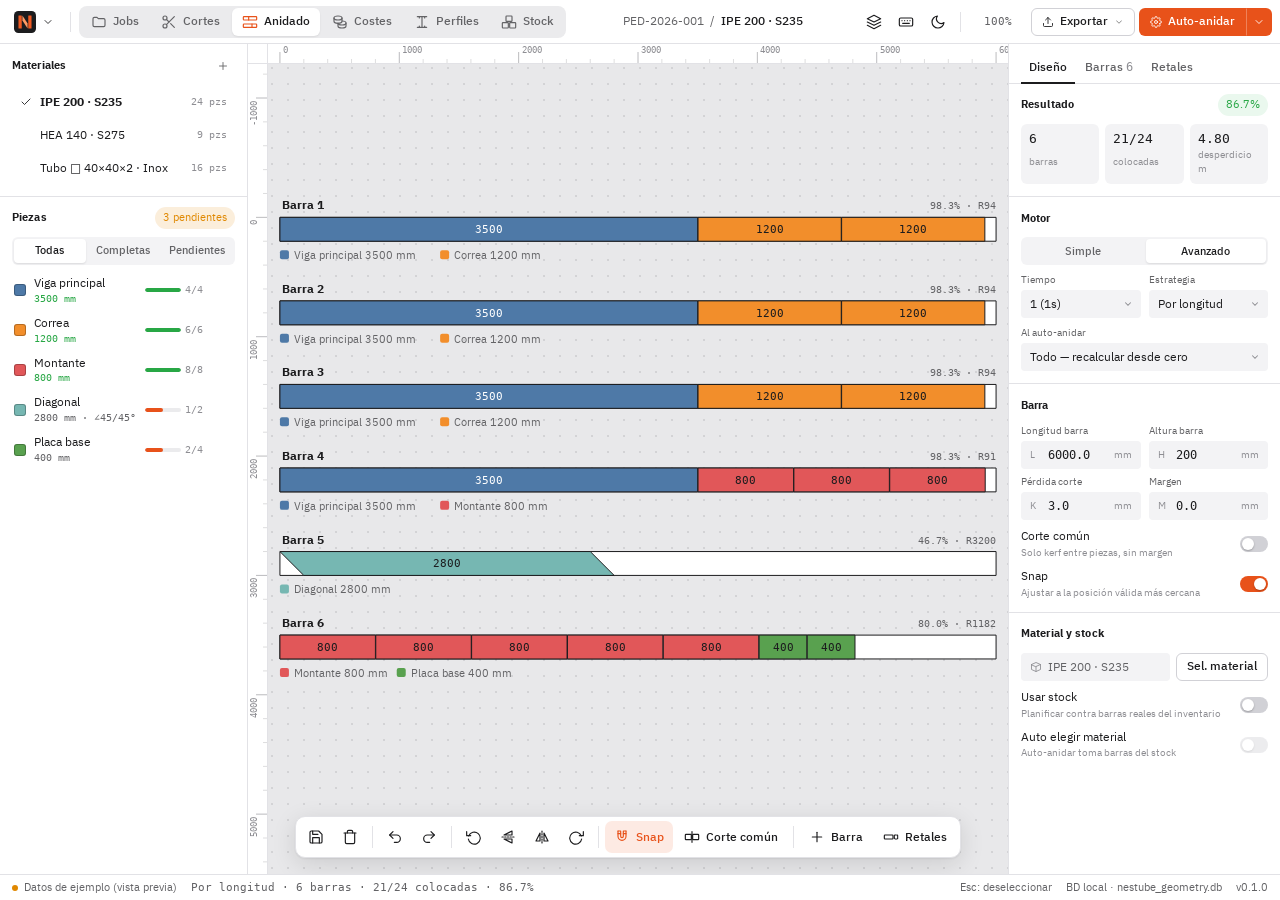
<file: nestube/web/index.html>
<!doctype html>
<html lang="es">
<head>
<meta charset="utf-8">
<meta name="viewport" content="width=device-width, initial-scale=1, viewport-fit=cover">
<title>NesTube</title>
<link rel="stylesheet" href="css/app.css">
</head>
<body data-view="nesting">
<svg xmlns="http://www.w3.org/2000/svg" style="display:none">
  <symbol id="logo" viewBox="0 0 256 256"><rect width="256" height="256" rx="51.2" fill="#1C1C1E"/><rect x="52" y="52" width="38" height="152" rx="4" fill="#F05A22"/><path d="M98 52 L158 145 L158 204 L98 111 Z" fill="#FF9A63"/><rect x="166" y="52" width="38" height="152" rx="4" fill="#F05A22"/></symbol>
  <symbol id="i-menu" viewBox="0 0 24 24"><line x1="4" y1="7" x2="20" y2="7"/><line x1="4" y1="12" x2="20" y2="12"/><line x1="4" y1="17" x2="20" y2="17"/></symbol>
  <symbol id="i-check" viewBox="0 0 24 24"><polyline points="20 6 9 17 4 12"/></symbol>
  <symbol id="i-chevron-right" viewBox="0 0 24 24"><polyline points="9 18 15 12 9 6"/></symbol>
  <symbol id="i-chevron-down" viewBox="0 0 24 24"><polyline points="6 9 12 15 18 9"/></symbol>
  <symbol id="i-arrow-up" viewBox="0 0 24 24"><line x1="12" y1="19" x2="12" y2="5"/><polyline points="5 12 12 5 19 12"/></symbol>
  <symbol id="i-arrow-down" viewBox="0 0 24 24"><line x1="12" y1="5" x2="12" y2="19"/><polyline points="19 12 12 19 5 12"/></symbol>
  <symbol id="i-sun" viewBox="0 0 24 24"><circle cx="12" cy="12" r="4"/><path d="M12 2v2M12 20v2M4.9 4.9l1.4 1.4M17.7 17.7l1.4 1.4M2 12h2M20 12h2M4.9 19.1l1.4-1.4M17.7 6.3l1.4-1.4"/></symbol>
  <symbol id="i-moon" viewBox="0 0 24 24"><path d="M21 12.8A9 9 0 1 1 11.2 3a7 7 0 0 0 9.8 9.8z"/></symbol>
  <symbol id="i-save" viewBox="0 0 24 24"><path d="M19 21H5a2 2 0 0 1-2-2V5a2 2 0 0 1 2-2h11l5 5v11a2 2 0 0 1-2 2z"/><polyline points="17 21 17 13 7 13 7 21"/><polyline points="7 3 7 8 15 8"/></symbol>
  <symbol id="i-trash" viewBox="0 0 24 24"><polyline points="3 6 5 6 21 6"/><path d="M19 6v14a2 2 0 0 1-2 2H7a2 2 0 0 1-2-2V6m3 0V4a2 2 0 0 1 2-2h4a2 2 0 0 1 2 2v2"/></symbol>
  <symbol id="i-export" viewBox="0 0 24 24"><path d="M21 15v4a2 2 0 0 1-2 2H5a2 2 0 0 1-2-2v-4"/><polyline points="17 8 12 3 7 8"/><line x1="12" y1="3" x2="12" y2="15"/></symbol>
  <symbol id="i-import" viewBox="0 0 24 24"><path d="M21 15v4a2 2 0 0 1-2 2H5a2 2 0 0 1-2-2v-4"/><polyline points="7 10 12 15 17 10"/><line x1="12" y1="15" x2="12" y2="3"/></symbol>
  <symbol id="i-rotate-ccw" viewBox="0 0 24 24"><polyline points="1 4 1 10 7 10"/><path d="M3.51 15a9 9 0 1 0 .49-4.51"/></symbol>
  <symbol id="i-rotate-cw" viewBox="0 0 24 24"><polyline points="23 4 23 10 17 10"/><path d="M20.49 15a9 9 0 1 1-.49-4.51"/></symbol>
  <symbol id="i-flip-h" viewBox="0 0 24 24"><line x1="12" y1="3" x2="12" y2="21" stroke-dasharray="2 2"/><path d="M9 6 3 18h6z"/><path d="M15 6l6 12h-6z"/></symbol>
  <symbol id="i-flip-v" viewBox="0 0 24 24"><line x1="3" y1="12" x2="21" y2="12" stroke-dasharray="2 2"/><path d="M6 9 18 3v6z"/><path d="M6 15l12 6v-6z"/></symbol>
  <symbol id="i-plus" viewBox="0 0 24 24"><line x1="12" y1="5" x2="12" y2="19"/><line x1="5" y1="12" x2="19" y2="12"/></symbol>
  <symbol id="i-minus" viewBox="0 0 24 24"><line x1="5" y1="12" x2="19" y2="12"/></symbol>
  <symbol id="i-undo" viewBox="0 0 24 24"><path d="M9 14 4 9l5-5"/><path d="M4 9h10.5a5.5 5.5 0 0 1 0 11H11"/></symbol>
  <symbol id="i-redo" viewBox="0 0 24 24"><path d="m15 14 5-5-5-5"/><path d="M20 9H9.5a5.5 5.5 0 0 0 0 11H13"/></symbol>
  <symbol id="i-remnant" viewBox="0 0 24 24"><rect x="2" y="9" width="13" height="6" rx="1"/><rect x="17" y="9" width="5" height="6" rx="1" stroke-dasharray="2 1.5"/></symbol>
  <symbol id="i-gear" viewBox="0 0 24 24"><circle cx="12" cy="12" r="3"/><path d="M19.4 15a1.65 1.65 0 0 0 .33 1.82l.06.06a2 2 0 0 1-2.83 2.83l-.06-.06a1.65 1.65 0 0 0-1.82-.33 1.65 1.65 0 0 0-1 1.51V21a2 2 0 0 1-4 0v-.09A1.65 1.65 0 0 0 9 19.4a1.65 1.65 0 0 0-1.82.33l-.06.06a2 2 0 0 1-2.83-2.83l.06-.06A1.65 1.65 0 0 0 4.68 15a1.65 1.65 0 0 0-1.51-1H3a2 2 0 0 1 0-4h.09A1.65 1.65 0 0 0 4.6 9a1.65 1.65 0 0 0-.33-1.82l-.06-.06a2 2 0 0 1 2.83-2.83l.06.06A1.65 1.65 0 0 0 9 4.68a1.65 1.65 0 0 0 1-1.51V3a2 2 0 0 1 4 0v.09a1.65 1.65 0 0 0 1 1.51 1.65 1.65 0 0 0 1.82-.33l.06-.06a2 2 0 0 1 2.83 2.83l-.06.06A1.65 1.65 0 0 0 19.4 9a1.65 1.65 0 0 0 1.51 1H21a2 2 0 0 1 0 4h-.09a1.65 1.65 0 0 0-1.51 1z"/></symbol>
  <symbol id="i-play" viewBox="0 0 24 24"><path d="M7 4.5v15l12-7.5z"/></symbol>
  <symbol id="i-stop" viewBox="0 0 24 24"><rect x="6" y="6" width="12" height="12" rx="1.5"/></symbol>
  <symbol id="i-search" viewBox="0 0 24 24"><circle cx="11" cy="11" r="7"/><line x1="21" y1="21" x2="16.65" y2="16.65"/></symbol>
  <symbol id="i-x" viewBox="0 0 24 24"><line x1="18" y1="6" x2="6" y2="18"/><line x1="6" y1="6" x2="18" y2="18"/></symbol>
  <symbol id="i-more" viewBox="0 0 24 24"><circle cx="5" cy="12" r="1"/><circle cx="12" cy="12" r="1"/><circle cx="19" cy="12" r="1"/></symbol>
  <symbol id="i-folder" viewBox="0 0 24 24"><path d="M3 7a2 2 0 0 1 2-2h4l2 2h8a2 2 0 0 1 2 2v8a2 2 0 0 1-2 2H5a2 2 0 0 1-2-2z"/></symbol>
  <symbol id="i-scissors" viewBox="0 0 24 24"><circle cx="6" cy="6" r="3"/><circle cx="6" cy="18" r="3"/><line x1="20" y1="4" x2="8.12" y2="15.88"/><line x1="14.47" y1="14.48" x2="20" y2="20"/><line x1="8.12" y1="8.12" x2="12" y2="12"/></symbol>
  <symbol id="i-nest" viewBox="0 0 24 24"><rect x="2" y="4" width="20" height="5" rx="1"/><rect x="2" y="15" width="20" height="5" rx="1"/><line x1="10" y1="4" x2="10" y2="9"/><line x1="15" y1="15" x2="15" y2="20"/></symbol>
  <symbol id="i-coins" viewBox="0 0 24 24"><ellipse cx="9" cy="6" rx="6" ry="3"/><path d="M3 6v5c0 1.66 2.69 3 6 3s6-1.34 6-3V6"/><path d="M15 10.5c3.31 0 6 1.34 6 3s-2.69 3-6 3-6-1.34-6-3"/><path d="M9 14v4c0 1.66 2.69 3 6 3s6-1.34 6-3v-4.5"/></symbol>
  <symbol id="i-beam" viewBox="0 0 24 24"><path d="M5 4h14M5 20h14M12 4v16"/><path d="M8 4v2M16 4v2M8 20v-2M16 20v-2"/></symbol>
  <symbol id="i-boxes" viewBox="0 0 24 24"><rect x="2" y="13" width="9" height="8" rx="1"/><rect x="13" y="13" width="9" height="8" rx="1"/><rect x="7.5" y="3" width="9" height="8" rx="1"/></symbol>
  <symbol id="i-keyboard" viewBox="0 0 24 24"><rect x="2" y="6" width="20" height="12" rx="2"/><path d="M6 10h.01M10 10h.01M14 10h.01M18 10h.01M7 14h10"/></symbol>
  <symbol id="i-magnet" viewBox="0 0 24 24"><path d="M6 3v8a6 6 0 0 0 12 0V3"/><path d="M6 3h4v8a2 2 0 0 0 4 0V3h4"/><line x1="6" y1="7" x2="10" y2="7"/><line x1="14" y1="7" x2="18" y2="7"/></symbol>
  <symbol id="i-common" viewBox="0 0 24 24"><rect x="2" y="8" width="9" height="8" rx="1"/><rect x="13" y="8" width="9" height="8" rx="1"/><line x1="12" y1="4" x2="12" y2="20"/></symbol>
  <symbol id="i-pdf" viewBox="0 0 24 24"><path d="M14 2H6a2 2 0 0 0-2 2v16a2 2 0 0 0 2 2h12a2 2 0 0 0 2-2V8z"/><polyline points="14 2 14 8 20 8"/><path d="M8 15h1.5a1.5 1.5 0 0 0 0-3H8v5"/></symbol>
  <symbol id="i-dxf" viewBox="0 0 24 24"><rect x="3" y="3" width="18" height="18" rx="2"/><path d="M7 17 17 7M7 7h4M13 17h4"/></symbol>
  <symbol id="i-image" viewBox="0 0 24 24"><rect x="3" y="3" width="18" height="18" rx="2"/><circle cx="8.5" cy="8.5" r="1.5"/><polyline points="21 15 16 10 5 21"/></symbol>
  <symbol id="i-print" viewBox="0 0 24 24"><polyline points="6 9 6 2 18 2 18 9"/><path d="M6 18H4a2 2 0 0 1-2-2v-5a2 2 0 0 1 2-2h16a2 2 0 0 1 2 2v5a2 2 0 0 1-2 2h-2"/><rect x="6" y="14" width="12" height="8"/></symbol>
  <symbol id="i-excel" viewBox="0 0 24 24"><path d="M14 2H6a2 2 0 0 0-2 2v16a2 2 0 0 0 2 2h12a2 2 0 0 0 2-2V8z"/><polyline points="14 2 14 8 20 8"/><path d="m9 12 6 6M15 12l-6 6"/></symbol>
  <symbol id="i-doc" viewBox="0 0 24 24"><path d="M14 2H6a2 2 0 0 0-2 2v16a2 2 0 0 0 2 2h12a2 2 0 0 0 2-2V8z"/><polyline points="14 2 14 8 20 8"/><line x1="8" y1="13" x2="16" y2="13"/><line x1="8" y1="17" x2="13" y2="17"/></symbol>
  <symbol id="i-pencil" viewBox="0 0 24 24"><path d="M17 3a2.83 2.83 0 1 1 4 4L7.5 20.5 2 22l1.5-5.5z"/></symbol>
  <symbol id="i-layers" viewBox="0 0 24 24"><polygon points="12 2 2 7 12 12 22 7 12 2"/><polyline points="2 17 12 22 22 17"/><polyline points="2 12 12 17 22 12"/></symbol>
  <symbol id="i-copy" viewBox="0 0 24 24"><rect x="9" y="9" width="13" height="13" rx="2"/><path d="M5 15H4a2 2 0 0 1-2-2V4a2 2 0 0 1 2-2h9a2 2 0 0 1 2 2v1"/></symbol>
  <symbol id="i-fit" viewBox="0 0 24 24"><path d="M3 8V5a2 2 0 0 1 2-2h3M16 3h3a2 2 0 0 1 2 2v3M21 16v3a2 2 0 0 1-2 2h-3M8 21H5a2 2 0 0 1-2-2v-3"/></symbol>
  <symbol id="i-material" viewBox="0 0 24 24"><path d="M3 7l9-4 9 4-9 4z"/><path d="M3 7v10l9 4 9-4V7"/><line x1="12" y1="11" x2="12" y2="21"/></symbol>
  <symbol id="i-cursor" viewBox="0 0 24 24"><path d="M4 3l7 18 2.5-7.5L21 11z"/></symbol>
  <symbol id="i-hand" viewBox="0 0 24 24"><path d="M18 11V6a2 2 0 0 0-4 0v5M14 10V4a2 2 0 0 0-4 0v6M10 10.5V6a2 2 0 0 0-4 0v8"/><path d="M18 8a2 2 0 1 1 4 0v6a8 8 0 0 1-8 8h-2c-2.8 0-4.5-.86-5.99-2.34l-3.6-3.6a2 2 0 0 1 2.83-2.82L7 15"/></symbol>
  <symbol id="i-calc" viewBox="0 0 24 24"><rect x="4" y="2" width="16" height="20" rx="2"/><line x1="8" y1="6" x2="16" y2="6"/><path d="M8 11h.01M12 11h.01M16 11h.01M8 15h.01M12 15h.01M16 15h.01M8 19h.01M12 19h.01M16 19h.01"/></symbol>
  <symbol id="i-lock" viewBox="0 0 24 24"><rect x="4" y="11" width="16" height="10" rx="2"/><path d="M8 11V7a4 4 0 0 1 8 0v4"/></symbol>
  <symbol id="i-unlock" viewBox="0 0 24 24"><rect x="4" y="11" width="16" height="10" rx="2"/><path d="M8 11V7a4 4 0 0 1 7.9-1"/></symbol>
  <symbol id="i-grid" viewBox="0 0 24 24"><rect x="3" y="3" width="7" height="7" rx="1"/><rect x="14" y="3" width="7" height="7" rx="1"/><rect x="3" y="14" width="7" height="7" rx="1"/><rect x="14" y="14" width="7" height="7" rx="1"/></symbol>
  <symbol id="i-list" viewBox="0 0 24 24"><line x1="8" y1="6" x2="21" y2="6"/><line x1="8" y1="12" x2="21" y2="12"/><line x1="8" y1="18" x2="21" y2="18"/><path d="M3 6h.01M3 12h.01M3 18h.01"/></symbol>
  <symbol id="i-refresh" viewBox="0 0 24 24"><path d="M21 12a9 9 0 0 1-15.5 6.2L3 16"/><path d="M3 12a9 9 0 0 1 15.5-6.2L21 8"/><polyline points="21 3 21 8 16 8"/><polyline points="3 21 3 16 8 16"/></symbol>
  <symbol id="i-calendar" viewBox="0 0 24 24"><rect x="3" y="4" width="18" height="18" rx="2"/><line x1="16" y1="2" x2="16" y2="6"/><line x1="8" y1="2" x2="8" y2="6"/><line x1="3" y1="10" x2="21" y2="10"/></symbol>
  <symbol id="i-user" viewBox="0 0 24 24"><circle cx="12" cy="8" r="4"/><path d="M4 21a8 8 0 0 1 16 0"/></symbol>
  <symbol id="i-tag" viewBox="0 0 24 24"><path d="M20.6 13.4 13.4 20.6a2 2 0 0 1-2.8 0L3 13V3h10l7.6 7.6a2 2 0 0 1 0 2.8z"/><circle cx="7.5" cy="7.5" r="1.5"/></symbol>
  <symbol id="i-github" viewBox="0 0 24 24"><path d="M9 19c-5 1.5-5-2.5-7-3m14 6v-3.87a3.37 3.37 0 0 0-.94-2.61c3.14-.35 6.44-1.54 6.44-7A5.44 5.44 0 0 0 20 4.77 5.07 5.07 0 0 0 19.91 1S18.73.65 16 2.48a13.38 13.38 0 0 0-7 0C6.27.65 5.09 1 5.09 1A5.07 5.07 0 0 0 5 4.77a5.44 5.44 0 0 0-1.5 3.78c0 5.42 3.3 6.61 6.44 7A3.37 3.37 0 0 0 9 18.13V22"/></symbol>
  <symbol id="i-warning" viewBox="0 0 24 24"><path d="M10.3 3.9 1.8 18a2 2 0 0 0 1.7 3h17a2 2 0 0 0 1.7-3L13.7 3.9a2 2 0 0 0-3.4 0z"/><line x1="12" y1="9" x2="12" y2="13"/><line x1="12" y1="17" x2="12.01" y2="17"/></symbol>
  <symbol id="i-error" viewBox="0 0 24 24"><circle cx="12" cy="12" r="10"/><line x1="15" y1="9" x2="9" y2="15"/><line x1="9" y1="9" x2="15" y2="15"/></symbol>
  <symbol id="i-question" viewBox="0 0 24 24"><circle cx="12" cy="12" r="10"/><path d="M9.1 9a3 3 0 0 1 5.8 1c0 2-3 3-3 3"/><line x1="12" y1="17" x2="12.01" y2="17"/></symbol>
  <symbol id="i-info" viewBox="0 0 24 24"><circle cx="12" cy="12" r="10"/><line x1="12" y1="16" x2="12" y2="12"/><line x1="12" y1="8" x2="12.01" y2="8"/></symbol>
  <symbol id="i-line" viewBox="0 0 24 24"><line x1="5" y1="19" x2="19" y2="5"/><circle cx="5" cy="19" r="1.6"/><circle cx="19" cy="5" r="1.6"/></symbol>
  <symbol id="i-rect" viewBox="0 0 24 24"><rect x="4" y="6.5" width="16" height="11" rx="1"/></symbol>
  <symbol id="i-circle" viewBox="0 0 24 24"><circle cx="12" cy="12" r="8"/></symbol>
  <symbol id="i-polygon" viewBox="0 0 24 24"><path d="M12 4 20 18H4z"/></symbol>
  <symbol id="i-arc3" viewBox="0 0 24 24"><path d="M4 17Q12 3 20 17"/><circle cx="4" cy="17" r="1.5"/><circle cx="12" cy="8" r="1.5"/><circle cx="20" cy="17" r="1.5"/></symbol>
  <symbol id="i-arccse" viewBox="0 0 24 24"><path d="M5 18A9 9 0 0 1 19 18"/><circle cx="12" cy="18" r="1.5"/></symbol>
  <symbol id="i-trim" viewBox="0 0 24 24"><circle cx="6" cy="17" r="2.4"/><circle cx="6" cy="7" r="2.4"/><line x1="8.2" y1="15.8" x2="20" y2="5"/><line x1="8.2" y1="8.2" x2="20" y2="19"/></symbol>
  <symbol id="i-extend" viewBox="0 0 24 24"><line x1="3" y1="12" x2="14" y2="12"/><polyline points="11 8 15 12 11 16"/><line x1="19" y1="5" x2="19" y2="19"/></symbol>
  <symbol id="i-ortho" viewBox="0 0 24 24"><path d="M5 4v15h15"/><rect x="5" y="14" width="5" height="5"/></symbol>
  <symbol id="i-void" viewBox="0 0 24 24"><rect x="5" y="5" width="14" height="14" rx="1"/><line x1="6" y1="18" x2="18" y2="6"/></symbol>
</svg>

<div class="app">
  <!-- ═══════════════════════ TOP BAR ═══════════════════════ -->
  <header class="topbar">
    <div class="topbar-left">
      <button class="brand-btn" id="brand-btn" data-menu aria-haspopup="menu" aria-expanded="false" title="Menú principal: Archivo, Vista, Configuración, Acerca de, Ayuda">
        <svg class="brand-mark" aria-hidden="true"><use href="#logo"/></svg><svg class="icon sm caret"><use href="#i-chevron-down"/></svg>
      </button>
      <span class="vsep"></span>
      <nav class="workspace-tabs" role="tablist" aria-label="Pestañas">
        <button role="tab" data-view="jobs" aria-selected="false" title="Explorador de Jobs"><svg class="icon"><use href="#i-folder"/></svg><span>Jobs</span></button>
        <button role="tab" data-view="cuts" aria-selected="false" title="Cortes"><svg class="icon"><use href="#i-scissors"/></svg><span>Cortes</span></button>
        <button role="tab" data-view="nesting" aria-selected="true" title="Anidado"><svg class="icon"><use href="#i-nest"/></svg><span>Anidado</span></button>
        <button role="tab" data-view="costs" aria-selected="false" title="Costes y Peso"><svg class="icon"><use href="#i-coins"/></svg><span>Costes</span></button>
        <button role="tab" data-view="profiles" aria-selected="false" title="Perfiles y Tubos"><svg class="icon"><use href="#i-beam"/></svg><span>Perfiles</span></button>
        <button role="tab" data-view="stock" aria-selected="false" title="Stock"><svg class="icon"><use href="#i-boxes"/></svg><span>Stock</span></button>
      </nav>
    </div>
    <div class="topbar-center">
      <div class="doc-title"><span id="doc-job">PED-2026-001</span><span>/</span><strong id="doc-material">IPE 200 · S235</strong><span class="dirty-dot" id="dirty-dot" title="Cambios sin guardar" hidden></span></div>
    </div>
    <div class="topbar-right">
      <button class="btn icon-only" title="Catálogo de ventanas y avisos (maqueta)" data-act="catalog"><svg class="icon"><use href="#i-layers"/></svg></button>
      <button class="btn icon-only" title="Atajos de teclado (?)" data-act="shortcuts"><svg class="icon"><use href="#i-keyboard"/></svg></button>
      <button class="btn icon-only" id="theme-btn" title="Cambiar tema claro/oscuro"></button>
      <span class="vsep nest-only"></span>
      <button class="btn zoom-pill nest-only" id="zoom-btn" data-menu aria-haspopup="menu" aria-expanded="false" title="Zoom respecto a la vista ajustada. Clic: opciones de zoom">100%</button>
      <button class="btn outline nest-only" id="export-btn" data-menu aria-haspopup="menu" aria-expanded="false"><svg class="icon sm"><use href="#i-export"/></svg>Exportar<svg class="icon sm caret"><use href="#i-chevron-down"/></svg></button>
      <div class="split nest-only">
        <button class="btn primary" id="auto-nest-btn" data-act="auto-nest" title="Iniciar anidado automático: coloca todas las piezas pendientes según la estrategia seleccionada"><svg class="icon sm"><use href="#i-gear"/></svg>Auto-anidar</button>
        <button class="btn primary" id="auto-nest-mode" data-menu aria-haspopup="menu" aria-expanded="false" title="Modo: Todo / Solo pendientes"><svg class="icon sm"><use href="#i-chevron-down"/></svg></button>
      </div>
    </div>
  </header>

  <main class="workspace">
    <!-- ═══════════════════════ NESTING ═══════════════════════ -->
    <section class="view" id="view-nesting" aria-label="Anidado">
      <!-- left: pages (material sub-tabs) + pieces (Figma "layers") -->
      <aside class="panel left">
        <div class="section">
          <div class="section-head">
            <span class="section-title">Materiales</span>
            <div class="section-actions">
              <button class="btn icon-only" title="Añadir material (sub-pestaña)" data-act="subtab-add"><svg class="icon sm"><use href="#i-plus"/></svg></button>
            </div>
          </div>
          <div class="list" id="nest-pages">
            <div class="row page-row active" tabindex="0"><svg class="icon sm check"><use href="#i-check"/></svg><div class="row-main"><span class="row-title">IPE 200 · S235</span></div><span class="row-trail mono">24 pzs</span></div>
            <div class="row page-row" tabindex="0"><svg class="icon sm check"><use href="#i-check"/></svg><div class="row-main"><span class="row-title">HEA 140 · S275</span></div><span class="row-trail mono">9 pzs</span></div>
            <div class="row page-row" tabindex="0"><svg class="icon sm check"><use href="#i-check"/></svg><div class="row-main"><span class="row-title">Tubo □ 40×40×2 · Inox</span></div><span class="row-trail mono">16 pzs</span></div>
          </div>
        </div>
        <div class="section" style="border-bottom:0;padding-bottom:6px">
          <div class="section-head">
            <span class="section-title" id="pieces-title">Piezas</span>
            <span class="chip" id="pieces-pending">0 pendientes</span>
          </div>
          <div class="segmented" role="group" aria-label="Filtro de piezas" id="piece-filter">
            <button aria-pressed="true" data-filter="all">Todas</button>
            <button aria-pressed="false" data-filter="complete">Completas</button>
            <button aria-pressed="false" data-filter="incomplete">Pendientes</button>
          </div>
        </div>
        <div class="panel-scroll" style="padding:0 6px 8px">
          <div class="list" id="piece-list"></div>
        </div>
      </aside>

      <!-- centre: infinite canvas -->
      <div class="canvas-wrap" id="nest-canvas" tabindex="0" aria-label="Lienzo de anidado">
        <div class="ruler-corner"></div>
        <div class="ruler top"></div>
        <div class="ruler left"></div>
        <svg id="nest-svg" aria-hidden="true"></svg>

        <!-- contextual bar: appears with a selection (Figma-like) -->
        <div class="selection-bar" id="selection-bar" hidden>
          <span class="sel-count" id="sel-count"></span>
          <button class="btn icon-only" title="Voltear horizontal (Ctrl+H)" data-act="flip-h"><svg class="icon"><use href="#i-flip-h"/></svg></button>
          <button class="btn icon-only" title="Voltear vertical (Ctrl+A)" data-act="flip-v"><svg class="icon"><use href="#i-flip-v"/></svg></button>
          <span class="vsep"></span>
          <button class="btn" data-act="delete-from-bar" title="Quitar de barra (Supr)">Quitar de barra <kbd>Supr</kbd></button>
          <button class="btn danger" data-act="remove-permanently">Eliminar pieza</button>
          <button class="btn icon-only" title="Deseleccionar (Esc)" data-act="escape"><svg class="icon"><use href="#i-x"/></svg></button>
        </div>

        <!-- carrying a piece -->
        <div class="hint-toast" id="float-hint" hidden></div>

        <!-- auto-nest progress -->
        <div class="progress-overlay" id="nest-progress" hidden>
          <div style="display:flex;justify-content:space-between;gap:8px"><strong style="font-size:var(--fs-md)">Auto-anidando…</strong><span class="mono" id="nest-pct" style="color:var(--text-sec)">0%</span></div>
          <div class="bar"><i id="nest-pct-bar"></i></div>
          <span style="font-size:var(--fs-xs);color:var(--text-dim)">Se muestra la mejor solución en vivo · <kbd>Esc</kbd> detiene</span>
        </div>

        <!-- floating bottom toolbar (Figma UI3) -->
        <div class="float-toolbar" role="toolbar" aria-label="Herramientas de anidado">
          <button class="btn icon-only" title="Guardar anidado (Ctrl+S)" data-act="save-nesting"><svg class="icon"><use href="#i-save"/></svg></button>
          <button class="btn icon-only" title="Limpiar: quitar todas las piezas de todas las barras" data-act="clear-nesting"><svg class="icon"><use href="#i-trash"/></svg></button>
          <span class="vsep"></span>
          <button class="btn icon-only" title="Deshacer (Ctrl+Z)" data-act="undo"><svg class="icon"><use href="#i-undo"/></svg></button>
          <button class="btn icon-only" title="Rehacer (Ctrl+Y)" data-act="redo"><svg class="icon"><use href="#i-redo"/></svg></button>
          <span class="vsep"></span>
          <button class="btn icon-only" title="Rotar 90° antihorario (Ctrl+Q)" data-act="rotate-left"><svg class="icon"><use href="#i-rotate-ccw"/></svg></button>
          <button class="btn icon-only" title="Reflejar vertical (Ctrl+A)" data-act="flip-v"><svg class="icon"><use href="#i-flip-v"/></svg></button>
          <button class="btn icon-only" title="Reflejar horizontal (Ctrl+H)" data-act="flip-h"><svg class="icon"><use href="#i-flip-h"/></svg></button>
          <button class="btn icon-only" title="Rotar 90° horario (Ctrl+E)" data-act="rotate-right"><svg class="icon"><use href="#i-rotate-cw"/></svg></button>
          <span class="vsep"></span>
          <button class="btn" aria-pressed="true" id="tb-snap" title="Snap: ajustar a la posición válida más cercana"><svg class="icon"><use href="#i-magnet"/></svg>Snap</button>
          <button class="btn" aria-pressed="false" id="tb-common" title="Corte común: piezas adyacentes comparten línea de corte (solo kerf, sin margen)"><svg class="icon"><use href="#i-common"/></svg>Corte común</button>
          <span class="vsep"></span>
          <button class="btn" data-act="add-bar" title="Añadir barra vacía"><svg class="icon"><use href="#i-plus"/></svg>Barra</button>
          <button class="btn" data-act="open-remnants" title="Abrir panel de generación de retales"><svg class="icon"><use href="#i-remnant"/></svg>Retales</button>
        </div>
      </div>

      <!-- right: inspector -->
      <aside class="panel right">
        <div class="panel-tabs" role="tablist">
          <button role="tab" aria-selected="true" data-ptab="design">Diseño</button>
          <button role="tab" aria-selected="false" data-ptab="bars">Barras <span class="mono" id="bars-count" style="color:var(--text-dim)"></span></button>
          <button role="tab" aria-selected="false" data-ptab="remnants">Retales</button>
        </div>

        <!-- Design tab -->
        <div class="panel-scroll" data-ppanel="design">
          <div class="section" id="sel-section" hidden>
            <div class="section-head"><span class="section-title">Selección</span><span class="chip" id="sel-chip"></span></div>
            <div class="field-grid">
              <div class="field"><span class="label">Barra</span><div class="input"><span class="pre">#</span><input class="num" id="sel-bar" readonly></div></div>
              <div class="field"><span class="label">Posición X</span><div class="input"><span class="pre">X</span><input class="num" id="sel-x" readonly><span class="unit">mm</span></div></div>
              <div class="field"><span class="label">Longitud</span><div class="input"><span class="pre">L</span><input class="num" id="sel-len" readonly><span class="unit">mm</span></div></div>
              <div class="field"><span class="label">Ingletes</span><div class="input"><span class="pre">∠</span><input class="num" id="sel-ang" readonly></div></div>
            </div>
            <div style="display:flex;gap:6px">
              <button class="btn outline" style="flex:1" data-act="change-values">Cambiar valores</button>
              <button class="btn outline" style="flex:1" data-act="edit-drawing"><svg class="icon sm"><use href="#i-pencil"/></svg>Editar dibujo</button>
            </div>
          </div>

          <div class="section">
            <div class="section-head"><span class="section-title">Resultado</span><span class="chip success" id="eff-chip">0%</span></div>
            <div class="stats">
              <div class="stat"><span class="v" id="st-bars">0</span><span class="k">barras</span></div>
              <div class="stat"><span class="v" id="st-placed">0/0</span><span class="k">colocadas</span></div>
              <div class="stat"><span class="v" id="st-waste">0</span><span class="k">desperdicio m</span></div>
            </div>
          </div>

          <div class="section">
            <div class="section-head"><span class="section-title">Motor</span></div>
            <div class="segmented" role="group" aria-label="Modo de anidado" id="mode-seg">
              <button aria-pressed="false" data-mode="simple" title="Simple: best-fit 1D (FFD/BFD/NFD)">Simple</button>
              <button aria-pressed="true" data-mode="advanced" title="Avanzado: anidado 2D con NFP y geometría de ingletes">Avanzado</button>
            </div>
            <div class="field-grid" id="adv-controls">
              <div class="field"><label for="opt-level">Tiempo</label>
                <select class="select" id="opt-level" title="Tiempo límite de optimización — niveles más altos buscan mejores soluciones">
                  <option>1 (1s)</option><option>2 (5s)</option><option>3 (10s)</option><option>4 (20s)</option><option>5 (30s)</option><option>6 (∞)</option>
                </select></div>
              <div class="field"><label for="strategy">Estrategia</label>
                <select class="select" id="strategy" title="Estrategia de anidado">
                  <option value="length">Por longitud</option><option value="nfp_compact">Compactación NFP</option>
                  <option value="remnants">Retales reutilizables</option><option value="symmetry">Simetría (emparejamiento)</option>
                  <option value="min_length">Mín. longitud total</option>
                </select></div>
            </div>
            <div class="field" id="simple-controls" hidden><label for="calc-system">Sistema de cálculo</label>
              <select class="select" id="calc-system" title="Sistema de cálculo 1D">
                <option value="ffd">FFD (First Fit Decreasing)</option><option value="bfd">BFD (Best Fit Decreasing)</option><option value="nfd">NFD (Next Fit Decreasing)</option>
              </select></div>
            <div class="field"><label for="auto-mode">Al auto-anidar</label>
              <select class="select" id="auto-mode" title="Todo: recalcula desde cero · Solo pendientes: conserva lo colocado a mano">
                <option value="all">Todo — recalcular desde cero</option><option value="remaining">Solo pendientes — conservar lo colocado</option>
              </select></div>
          </div>

          <div class="section">
            <div class="section-head"><span class="section-title">Barra</span></div>
            <div class="field-grid">
              <div class="field"><label for="p-barlen">Longitud barra</label><div class="input"><span class="pre">L</span><input class="num" id="p-barlen" value="6000.0"><span class="unit">mm</span></div></div>
              <div class="field"><label for="p-height">Altura barra</label><div class="input"><span class="pre">H</span><input class="num" id="p-height" value="200"><span class="unit">mm</span></div></div>
              <div class="field"><label for="p-kerf">Pérdida corte</label><div class="input"><span class="pre">K</span><input class="num" id="p-kerf" value="3.0"><span class="unit">mm</span></div></div>
              <div class="field"><label for="p-margin">Margen</label><div class="input"><span class="pre">M</span><input class="num" id="p-margin" value="0.0"><span class="unit">mm</span></div></div>
            </div>
            <div class="switch-row"><span class="lbl"><span>Corte común</span><span class="hint">Solo kerf entre piezas, sin margen</span></span>
              <label class="switch"><input type="checkbox" id="sw-common" aria-label="Corte común"><span class="track"></span></label></div>
            <div class="switch-row"><span class="lbl"><span>Snap</span><span class="hint">Ajustar a la posición válida más cercana</span></span>
              <label class="switch"><input type="checkbox" id="sw-snap" checked aria-label="Snap"><span class="track"></span></label></div>
          </div>

          <div class="section">
            <div class="section-head"><span class="section-title">Material y stock</span></div>
            <div style="display:flex;gap:6px">
              <div class="input" style="flex:1"><svg class="icon sm" style="color:var(--text-dim)"><use href="#i-material"/></svg><input id="sel-material" readonly value="IPE 200 · S235" placeholder="Sin material seleccionado"></div>
              <button class="btn outline" data-act="sel-material" title="Abrir búsqueda de material / stock">Sel. material</button>
            </div>
            <div class="switch-row"><span class="lbl"><span>Usar stock</span><span class="hint">Planificar contra barras reales del inventario</span></span>
              <label class="switch"><input type="checkbox" id="sw-stock" aria-label="Usar stock"><span class="track"></span></label></div>
            <div class="switch-row"><span class="lbl"><span>Auto elegir material</span><span class="hint">Auto-anidar toma barras del stock</span></span>
              <label class="switch"><input type="checkbox" id="sw-autostock" disabled aria-label="Auto elegir material"><span class="track"></span></label></div>
            <div id="stock-chip" hidden><span class="chip accent">Stock: IPE 200 · 6000 mm · lote L-2291<button title="Quitar vínculo con stock" data-act="clear-stock"><svg class="icon sm"><use href="#i-x"/></svg></button></span></div>
          </div>
        </div>

        <!-- Bars tab -->
        <div class="panel-scroll" data-ppanel="bars" hidden>
          <div class="section">
            <div class="section-head"><span class="section-title">Lista de barras</span>
              <button class="btn outline" style="height:24px;font-size:var(--fs-sm)" data-act="show-all-bars">Mostrar todas</button></div>
            <div class="list" id="bar-list"></div>
            <button class="btn outline block" data-act="add-bar"><svg class="icon sm"><use href="#i-plus"/></svg>Añadir barra</button>
          </div>
        </div>

        <!-- Remnants tab -->
        <div class="panel-scroll" data-ppanel="remnants" hidden>
          <div class="section">
            <div class="section-head"><span class="section-title">Generar retales</span>
              <button class="btn icon-only" title="Recalcular retales" data-act="rem-refresh"><svg class="icon sm"><use href="#i-refresh"/></svg></button></div>
            <div class="field-grid">
              <div class="field"><label for="rem-min">Longitud mínima</label><div class="input"><span class="pre">≥</span><input class="num" id="rem-min" value="500"><span class="unit">mm</span></div></div>
              <div class="field"><label for="rem-margin">Margen</label><div class="input"><span class="pre">M</span><input class="num" id="rem-margin" value="0"><span class="unit">mm</span></div></div>
            </div>
            <div class="list" id="rem-list"></div>
            <button class="btn primary block" data-act="rem-apply" id="rem-apply" disabled><svg class="icon sm"><use href="#i-check"/></svg>Aplicar al stock</button>
            <div style="display:flex;gap:6px">
              <button class="btn outline" style="flex:1" data-act="rem-clear">Borrar selección</button>
              <button class="btn danger" style="flex:1" data-act="rem-delete-all">Borrar todos</button>
            </div>
            <p style="margin:0;font-size:var(--fs-xs);color:var(--text-dim)">Los retales se añaden al stock con «Aplicar» solo si «Usar stock» está activo.</p>
          </div>
        </div>
      </aside>
    </section>
    <!-- ═══════════════════════ JOBS EXPLORER ═══════════════════════ -->
    <section class="view" id="view-jobs" aria-label="Explorador de Jobs" hidden>
      <aside class="panel left">
        <div class="section">
          <div class="section-head"><span class="section-title">Trabajos <span class="count" id="jobs-count"></span></span>
            <div class="section-actions"><button class="btn icon-only" title="Nuevo trabajo" data-act="job-new"><svg class="icon sm"><use href="#i-plus"/></svg></button></div></div>
          <div style="display:grid;grid-template-columns:92px 1fr;gap:6px">
            <select class="select" id="jobs-field" title="Campo de búsqueda">
              <option value="name">Nombre</option><option value="client">Cliente</option><option value="material">Perfil/Tubo</option>
              <option value="order">Pedido</option><option value="offer">Oferta</option>
            </select>
            <div class="search"><svg class="icon"><use href="#i-search"/></svg><input id="jobs-search" placeholder="Buscar trabajos…" aria-label="Buscar trabajos"></div>
          </div>
        </div>
        <div class="panel-scroll" style="padding:6px"><div class="list" id="jobs-list"></div></div>
      </aside>

      <div class="content">
        <div class="content-head">
          <h1 id="job-title">JOB-260629-0001</h1>
          <span class="chip" id="job-date"><svg class="icon sm"><use href="#i-calendar"/></svg>29/06/2026 11:48</span>
          <button class="btn outline" data-act="job-new"><svg class="icon sm"><use href="#i-plus"/></svg>Nuevo trabajo</button>
          <button class="btn primary" data-act="job-open">Abrir job</button>
        </div>
        <div class="scroll"><div class="content-body">
          <div class="kpis" id="job-kpis"></div>
          <div>
            <div class="section-head" style="margin-bottom:8px"><span class="section-title">Piezas del trabajo</span></div>
            <table class="table" id="job-pieces"><thead><tr><th>#</th><th>Descripción</th><th>Material</th><th class="num">Longitud (mm)</th><th class="num">Cant.</th></tr></thead><tbody></tbody></table>
          </div>
          <div>
            <div class="section-head" style="margin-bottom:8px"><span class="section-title">Trazabilidad de stock</span></div>
            <div class="table" style="padding:12px;display:grid;gap:4px;font-size:var(--fs-md)" id="job-trace"></div>
          </div>
        </div></div>
      </div>

      <aside class="panel right">
        <div class="panel-tabs"><button aria-selected="true">Detalles</button></div>
        <div class="panel-scroll">
          <div class="section">
            <div class="field"><label for="job-name">Nombre</label><div class="input" title="El nombre del job es el número generado automáticamente y no se puede modificar."><svg class="icon sm" style="color:var(--text-dim)"><use href="#i-lock"/></svg><input id="job-name" readonly></div></div>
            <div class="field"><label for="job-desc">Descripción</label><div class="input"><input id="job-desc"></div></div>
            <div class="field"><label for="job-client">Cliente</label><div class="input"><svg class="icon sm" style="color:var(--text-dim)"><use href="#i-user"/></svg><input id="job-client"></div></div>
            <div class="field-grid">
              <div class="field"><label for="job-order">Pedido</label><div class="input"><input id="job-order"></div></div>
              <div class="field"><label for="job-offer">Oferta</label><div class="input"><input id="job-offer"></div></div>
            </div>
            <button class="btn outline block" data-act="job-save">Guardar cambios</button>
          </div>
          <div class="section">
            <button class="btn primary block" data-act="job-open">Abrir job</button>
            <button class="btn danger block" data-act="job-delete"><svg class="icon sm"><use href="#i-trash"/></svg>Eliminar job</button>
          </div>
        </div>
      </aside>
    </section>

    <!-- ═══════════════════════ CUTS ═══════════════════════ -->
    <section class="view" id="view-cuts" aria-label="Cortes" hidden>
      <aside class="panel left">
        <div class="section">
          <div class="section-head"><span class="section-title">Materiales</span>
            <div class="section-actions"><button class="btn icon-only" title="Añadir sub-pestaña de material" data-act="subtab-add"><svg class="icon sm"><use href="#i-plus"/></svg></button></div></div>
          <div class="list" data-pages="cuts"></div>
        </div>
        <div class="panel-scroll">
          <div class="section">
            <div class="section-head"><span class="section-title">Trabajo</span></div>
            <div class="field"><label for="c-material">Material</label>
              <div style="display:flex;gap:6px"><div class="input" style="flex:1"><input id="c-material" value="IPE 200 · S235" placeholder="Buscar perfil, material o calidad…"></div>
              <button class="btn outline icon-only" title="Buscar material en stock / catálogo" data-dialog="material-search"><svg class="icon sm"><use href="#i-search"/></svg></button></div></div>
            <div class="field-grid">
              <div class="field"><label for="c-order">Nº Pedido</label><div class="input"><input id="c-order" value="PED-2026-001"></div></div>
              <div class="field"><label for="c-offer">Oferta</label><div class="input"><input id="c-offer" value="OFR-2026-042"></div></div>
            </div>
            <div class="field"><label for="c-client">Cliente</label><div class="input"><input id="c-client" value="Cliente Demo SL"></div></div>
            <button class="btn outline block" data-act="add-field" title="Añadir un campo personalizado (clic derecho sobre el campo para editarlo)"><svg class="icon sm"><use href="#i-plus"/></svg>Añadir campo</button>
          </div>
          <div class="section">
            <div class="section-head"><span class="section-title">Barra</span></div>
            <div class="field-grid">
              <div class="field"><label for="c-barlen" title="Longitud de la barra de material a usar para la distribución">Longitud barra</label><div class="input"><span class="pre">L</span><input class="num" id="c-barlen" value="6000"><span class="unit">mm</span></div></div>
              <div class="field"><label for="c-height" title="Altura de la sección: necesaria para calcular biseles">Altura barra</label><div class="input"><span class="pre">H</span><input class="num" id="c-height" value="200"><span class="unit">mm</span></div></div>
              <div class="field"><label for="c-kerf" title="Material consumido por cada corte de sierra">Pérdida corte</label><div class="input"><span class="pre">K</span><input class="num" id="c-kerf" value="3.0"><span class="unit">mm</span></div></div>
              <div class="field"><label for="c-margin" title="Espacio reservado en cada extremo de barra">Margen</label><div class="input"><span class="pre">M</span><input class="num" id="c-margin" value="50.0"><span class="unit">mm</span></div></div>
            </div>
            <div class="field"><label for="c-system">Sistema de cálculo</label>
              <select class="select" id="c-system"><option>FFD (First Fit Decreasing)</option><option>BFD (Best Fit Decreasing)</option><option>NFD (Next Fit Decreasing)</option></select></div>
          </div>
        </div>
      </aside>

      <div class="content">
        <div class="content-head">
          <h1>Lista de cortes</h1>
          <button class="btn icon-only" title="Descargar plantilla XLSX para lista de cortes" data-toast="Plantilla XLSX descargada"><svg class="icon"><use href="#i-import"/></svg></button>
          <button class="btn icon-only" title="Importar lista de cortes desde archivo XLSX" data-toast="Importar XLSX…"><svg class="icon"><use href="#i-excel"/></svg></button>
          <button class="btn icon-only" title="Exportar lista de cortes a Excel" data-toast="Lista exportada a Excel"><svg class="icon"><use href="#i-export"/></svg></button>
          <button class="btn icon-only" title="Exportar lista de cortes a PDF" data-toast="Lista exportada a PDF"><svg class="icon"><use href="#i-pdf"/></svg></button>
          <button class="btn icon-only" title="Exportar contornos de corte a DXF (vista 2D de cada pieza)" data-toast="DXF de cortes exportados"><svg class="icon"><use href="#i-dxf"/></svg></button>
          <span class="vsep"></span>
          <button class="btn outline" data-act="add-cut"><svg class="icon sm"><use href="#i-plus"/></svg>Añadir corte</button>
          <button class="btn primary" data-act="calc-cuts" title="Calcular distribución óptima de piezas en las barras"><svg class="icon sm"><use href="#i-gear"/></svg>Calcular</button>
        </div>
        <div class="scroll"><div class="content-body">
          <table class="table" id="cuts-table">
            <thead><tr><th class="idx">#</th><th>Descripción</th><th class="num">Longitud</th><th class="num">Cant.</th><th>Inglete 1</th><th>Inglete 2</th><th>Forma</th><th></th></tr></thead>
            <tbody></tbody>
          </table>
          <p style="margin:0;font-size:var(--fs-xs);color:var(--text-dim)">El dibujo de cada pieza (clic en «Forma») se abre en el editor de corte con su contorno real. Los ingletes necesitan la altura de barra.</p>
        </div></div>
      </div>

      <aside class="panel right">
        <div class="panel-tabs"><button aria-selected="true">Vista previa del anidado</button></div>
        <div class="panel-scroll">
          <div class="section">
            <div class="section-head"><span class="section-title">Resultado</span><span class="chip success" id="cuts-summary">7 barras · 82.9%</span></div>
            <div class="list" id="cuts-preview"></div>
            <button class="btn outline block" data-view-go="nesting"><svg class="icon sm"><use href="#i-nest"/></svg>Abrir en Anidado</button>
          </div>
        </div>
      </aside>
    </section>

    <!-- ═══════════════════════ COSTS & WEIGHT ═══════════════════════ -->
    <section class="view" id="view-costs" aria-label="Costes y Peso" hidden>
      <aside class="panel left">
        <div class="section">
          <div class="section-head"><span class="section-title">Materiales</span>
            <div class="section-actions"><button class="btn icon-only" title="Añadir sub-pestaña de material" data-act="subtab-add"><svg class="icon sm"><use href="#i-plus"/></svg></button></div></div>
          <div class="list" data-pages="costs" data-total="1"></div>
        </div>
        <div class="panel-scroll"><div class="section">
          <div class="section-head"><span class="section-title">Perfil</span><span class="eyebrow">Recientes</span></div>
          <div style="display:flex;gap:6px"><div class="search" style="flex:1"><svg class="icon"><use href="#i-search"/></svg><input placeholder="Buscar perfil, material o calidad…" aria-label="Buscar perfil"></div><button class="btn outline icon-only" title="Buscar perfiles y tubos" data-dialog="material-picker"><svg class="icon sm"><use href="#i-search"/></svg></button></div>
          <div class="tile-row" id="cost-gallery"></div>
          <select class="select" id="cost-profile-combo" aria-label="Todos los perfiles"></select>
          <div class="card" style="cursor:default;padding:10px">
            <div class="img-tile zoomable" id="cost-profile-img" style="height:120px" title="Abrir en el visor de imágenes"></div>
            <div style="display:flex;justify-content:space-between;align-items:center;gap:6px"><strong id="cost-profile-name"></strong><span class="chip" id="cost-profile-mat"></span></div>
            <div style="display:grid;grid-template-columns:1fr auto;gap:2px 8px;font-size:var(--fs-sm);color:var(--text-sec)" class="mono" id="cost-profile-dims"></div>
            <button class="btn outline block" data-dialog="materials">Editar material</button>
          </div>
          <p style="margin:0;font-size:var(--fs-xs);color:var(--text-dim)">Doble clic en una miniatura para verla en grande. Con un perfil de catálogo elegido desde Cortes o Anidado, solo se muestra ese perfil hasta pulsar Limpiar.</p>
        </div></div>
      </aside>

      <div class="content">
        <div class="content-head">
          <h1>Costes y peso</h1>
          <span class="chip success"><svg class="icon sm"><use href="#i-check"/></svg>Basado en el anidado completado</span>
          <button class="btn icon-only" title="Exportar Excel" data-toast="Presupuesto exportado a Excel"><svg class="icon"><use href="#i-excel"/></svg></button>
          <button class="btn icon-only" title="Exportar PDF" data-toast="Presupuesto exportado a PDF"><svg class="icon"><use href="#i-pdf"/></svg></button>
          <button class="btn icon-only" title="Exportar DOCX" data-toast="Presupuesto exportado a DOCX"><svg class="icon"><use href="#i-doc"/></svg></button>
          <button class="btn icon-only" title="Imprimir" data-toast="Enviado a imprimir"><svg class="icon"><use href="#i-print"/></svg></button>
          <span class="vsep"></span>
          <button class="btn outline" data-act="costs-clear">Limpiar</button>
          <button class="btn primary" data-act="costs-calc"><svg class="icon sm"><use href="#i-calc"/></svg>Calcular</button>
        </div>
        <div class="scroll"><div class="content-body">
          <div class="kpis" id="cost-kpis"></div>
          <div>
            <div class="section-head" style="margin-bottom:8px"><span class="section-title">Resultados por corte</span></div>
            <div style="overflow-x:auto"><table class="table" id="cost-table">
              <thead><tr><th>Corte</th><th class="num">Uds</th><th class="num">Peso / ud</th><th class="num">Área / ud</th><th class="num">Material / ud</th><th class="num">Mano obra / ud</th><th class="num">Total / ud</th><th class="num">€/m</th><th class="num">Total línea</th></tr></thead>
              <tbody></tbody><tfoot></tfoot>
            </table></div>
          </div>
        </div></div>
      </div>

      <aside class="panel right">
        <div class="panel-tabs"><button aria-selected="true">Configuración</button></div>
        <div class="panel-scroll">
          <div class="section">
            <div class="section-head"><span class="section-title">Peso</span></div>
            <div class="field-grid">
              <div class="field"><label for="k-kgm">kg/m</label><div class="input"><input class="num" id="k-kgm" value="22.4"></div></div>
              <div class="field"><label for="k-dens">Peso específico</label><div class="input"><input class="num" id="k-dens" value="7.85" readonly><span class="unit">t/m³</span></div></div>
              <div class="field"><label for="k-wall">Espesor de pared</label><div class="input"><input class="num" id="k-wall" placeholder="—"><span class="unit">mm</span></div></div>
            </div>
            <div class="switch-row"><span class="lbl"><span>Sección maciza</span><span class="hint">Sin hueco interior</span></span><label class="switch"><input type="checkbox" aria-label="Sección maciza"><span class="track"></span></label></div>
          </div>
          <div class="section">
            <div class="section-head"><span class="section-title">Precios</span></div>
            <div class="field-grid">
              <div class="field"><label for="k-pkg">Precio €/kg</label><div class="input"><input class="num" id="k-pkg" value="0.85"></div></div>
              <div class="field"><label for="k-pm">Precio €/m</label><div class="input"><input class="num" id="k-pm" placeholder="—"></div></div>
              <div class="field"><label for="k-pbar">Precio por barra</label><div class="input"><input class="num" id="k-pbar" placeholder="—"><span class="unit">€</span></div></div>
              <div class="field"><label for="k-margin">Margen beneficio</label><div class="input"><input class="num" id="k-margin" value="15"><span class="unit">%</span></div></div>
            </div>
            <div class="field"><label for="k-cur">Moneda</label><select class="select" id="k-cur"><option>€ | EUR</option><option>$ | USD</option><option>£ | GBP</option><option>$ | MXN</option></select></div>
          </div>
          <div class="section">
            <div class="section-head"><span class="section-title">Mano de obra</span></div>
            <div class="field-grid">
              <div class="field"><label for="k-tcut">Tiempo corte recto</label><div class="input"><input class="num" id="k-tcut" value="3"><span class="unit">min</span></div></div>
              <div class="field"><label for="k-miter">Extra inglete</label><div class="input"><input class="num" id="k-miter" value="35"><span class="unit">%</span></div></div>
              <div class="field"><label for="k-op">Coste operario</label><div class="input"><input class="num" id="k-op" value="30"><span class="unit">€/h</span></div></div>
            </div>
          </div>
          <div class="section">
            <div class="field"><label for="k-mode">Modo de cálculo de costes</label><select class="select" id="k-mode"><option>Cortes compartidos (optimizado)</option><option>Cortes individuales</option></select></div>
            <div class="switch-row"><span class="lbl"><span>Repartir coste de retales</span><span class="hint">Entre todas las piezas</span></span><label class="switch"><input type="checkbox" aria-label="Repartir coste de retales"><span class="track"></span></label></div>
            <div class="switch-row"><span class="lbl"><span>Confirmar antes de calcular</span><span class="hint">Pide confirmar la configuración de costes</span></span><label class="switch"><input type="checkbox" checked aria-label="Confirmar configuración"><span class="track"></span></label></div>
          </div>
        </div>
      </aside>
    </section>

    <!-- ═══════════════════════ PROFILES & TUBES ═══════════════════════ -->
    <section class="view two-col" id="view-profiles" aria-label="Perfiles y Tubos" hidden>
      <div class="content">
        <div class="content-head">
          <h1>Perfiles y tubos</h1>
          <div class="search" style="width:min(320px,100%)"><svg class="icon"><use href="#i-search"/></svg><input id="prof-search" placeholder="Buscar perfil, material o calidad…" aria-label="Buscar perfil"></div>
          <div class="segmented" role="group" aria-label="Vista" id="prof-viewmode" style="width:180px">
            <button aria-pressed="true" data-pv="list"><svg class="icon sm"><use href="#i-list"/></svg> Lista</button>
            <button aria-pressed="false" data-pv="grid"><svg class="icon sm"><use href="#i-grid"/></svg> Cuadrícula</button>
          </div>
          <button class="btn outline" data-dialog="materials">Materiales</button>
          <button class="btn outline" data-dialog="profile-creator" id="prof-edit-btn">Editar</button>
          <button class="btn primary" data-dialog="profile-creator"><svg class="icon sm"><use href="#i-plus"/></svg>Nuevo perfil/tubo</button>
        </div>
        <div class="sub-tabs" id="prof-families" role="tablist" aria-label="Familias"></div>
        <div class="scroll" style="flex:1"><div class="content-body" id="prof-body"></div></div>
      </div>
      <aside class="panel right">
        <div class="panel-tabs"><button aria-selected="true">Propiedades</button></div>
        <div class="panel-scroll" id="prof-inspector"></div>
      </aside>
    </section>

    <!-- ═══════════════════════ STOCK ═══════════════════════ -->
    <section class="view two-col" id="view-stock" aria-label="Stock" hidden>
      <div class="content">
        <div class="content-head">
          <h1>Stock</h1>
          <div class="search" style="width:min(240px,100%)"><svg class="icon"><use href="#i-search"/></svg><input id="stock-search" placeholder="Perfil/Material…" aria-label="Buscar en stock"></div>
          <select class="select" id="stock-profile" style="width:170px"><option>Todos los perfiles</option><option>IPE 200</option><option>HEA 140</option></select>
          <span class="chip mono" id="stock-count"></span>
          <span class="vsep"></span>
          <button class="btn outline" data-act="stock-export"><svg class="icon sm"><use href="#i-excel"/></svg>Exportar Excel</button>
          <button class="btn outline" data-dialog="stock-fields">Editar campos</button>
          <button class="btn danger" data-act="stock-delete"><svg class="icon sm"><use href="#i-x"/></svg>Eliminar</button>
          <button class="btn primary" data-dialog="stock-add"><svg class="icon sm"><use href="#i-plus"/></svg>Añadir al stock</button>
        </div>
        <div class="content-head" style="padding-block:8px">
          <label style="display:flex;align-items:center;gap:6px;font-size:var(--fs-md)"><input type="checkbox" id="stock-all" style="accent-color:var(--accent)">Seleccionar todos</label>
          <span class="vsep"></span>
          <div class="input" style="width:150px"><span class="pre">≥</span><input class="num" placeholder="0" aria-label="Longitud mínima"><span class="unit">mm</span></div>
          <div class="input" style="width:150px"><span class="pre">≤</span><input class="num" placeholder="∞" aria-label="Longitud máxima"><span class="unit">mm</span></div>
          <span style="font-size:var(--fs-sm);color:var(--text-sec);margin-left:8px">Largo mínimo retal</span>
          <div class="input" style="width:110px"><input class="num" value="200" aria-label="Largo mínimo retal"><span class="unit">mm</span></div>
        </div>
        <div class="scroll" style="flex:1"><div class="content-body">
          <table class="table" id="stock-table">
            <thead><tr><th style="width:28px"></th><th style="width:18px"></th><th>Perfil/Material</th><th>Calidad</th><th class="num">Largo</th><th class="num">Cantidad</th><th>Disponible</th><th>Retal</th><th>Job de creación</th><th>Usado en jobs</th></tr></thead>
            <tbody></tbody>
          </table>
        </div></div>
      </div>
      <aside class="panel right">
        <div class="panel-tabs"><button aria-selected="true">Resumen</button></div>
        <div class="panel-scroll" id="stock-inspector"></div>
      </aside>
    </section>
  </main>

  <!-- ═══════════════════════ STATUS BAR ═══════════════════════ -->
  <footer class="statusbar">
    <span id="status-source"><span class="status-dot" style="background:var(--warning)"></span>Datos de ejemplo (vista previa)</span>
    <span class="mono" id="status-main">—</span>
    <span class="spacer"></span>
    <span class="mono" id="status-cursor"></span>
    <span>Esc: deseleccionar</span>
    <span id="status-db">BD local · nestube_geometry.db</span>
    <span id="status-version">v0.1.0</span>
  </footer>
</div>

<div class="hint-toast" id="toast" hidden style="position:fixed;top:56px;bottom:auto;z-index:86"></div>

<div class="modal-backdrop" id="modal-backdrop" hidden>
  <div class="modal" id="modal" role="dialog" aria-modal="true" aria-labelledby="modal-title">
    <div class="modal-head"><h2 id="modal-title"></h2><button class="btn icon-only" data-close title="Cerrar (Esc)"><svg class="icon"><use href="#i-x"/></svg></button></div>
    <div class="modal-body" id="modal-body"></div>
    <div class="modal-foot" id="modal-foot"></div>
  </div>
</div>

<script src="js/ui.js"></script>
<script src="js/nesting.js"></script>
<script src="js/nesting-native.js"></script>
<script src="js/dialogs.js"></script>
<script src="js/alerts.js"></script>
<script src="js/profile-images.js"></script>
<script src="js/viewer.js"></script>
<script src="js/cad.js"></script>
<script src="js/tutorial.js"></script>
<script src="js/views.js"></script>
<script src="js/views-native.js"></script>
<script src="js/ask-native.js"></script>
<script src="js/app.js"></script>
</body>
</html>
</file>
<file: nestube/web/css/app.css>
/* ==========================================================================
   NesTube — web UI (Figma-style shell)
   Layout: 44px top bar · [left layers panel | infinite canvas | right inspector]
           · 26px status bar. Panels are flat surfaces separated by hairlines;
           only floating things (toolbars, menus, popovers) get a shadow.
   Tokens mirror nestube/ui_qt/theme_qt.py (_LIGHT / _DARK) so both UIs match.
   ========================================================================== */

@font-face { font-family: "IBM Plex Sans"; font-weight: 400; font-style: normal;
  src: local("IBM Plex Sans"), local("IBMPlexSans-Regular"), url("../../fonts/IBMPlexSans-Regular.ttf") format("truetype"); }
@font-face { font-family: "IBM Plex Sans"; font-weight: 500; font-style: normal;
  src: local("IBM Plex Sans Medium"), local("IBMPlexSans-Medium"), url("../../fonts/IBMPlexSans-Medium.ttf") format("truetype"); }
@font-face { font-family: "IBM Plex Sans"; font-weight: 700; font-style: normal;
  src: local("IBM Plex Sans Bold"), local("IBMPlexSans-Bold"), url("../../fonts/IBMPlexSans-Bold.ttf") format("truetype"); }
@font-face { font-family: "NesTube Mono"; font-weight: 400;
  src: local("DejaVu Sans Mono"), url("../../fonts/DejaVuSansMono.ttf") format("truetype"); }

:root {
  /* colour — light (theme_qt._LIGHT) */
  --bg-app: #F5F5F7;
  --bg-panel: #FFFFFF;
  --bg-mid: #EBEBED;
  --bg-card: #FFFFFF;
  --bg-canvas: #E8E8EA;
  --bg-hover: #EDEDF0;
  --bg-press: #E0E0E3;
  --bg-input: #F3F3F5;
  --accent: #E8521A;
  --accent-hvr: #F06030;
  --accent-soft: rgba(232, 82, 26, .12);
  --accent-fg: #FFFFFF;
  --text-pri: #1C1C1E;
  --text-sec: #636366;
  --text-dim: #8E8E93;
  --success: #28A745;
  --success-bg: #EAF8EE;
  --warning: #E08800;
  --danger: #DC3545;
  --danger-bg: #FFF0F0;
  --border: #E2E2E6;
  --border-strong: #D1D1D6;
  --grid-dot: rgba(28, 28, 30, .10);
  --bar-fill: #FFFFFF;
  --bar-stroke: #1C1C1E;
  --remnant: #2E7D32;
  --select-single: #0D99FF;
  --select-multi: #FF00FF;
  --highlight: #FFE500;
  --shadow-float: 0 1px 2px rgba(0,0,0,.06), 0 6px 24px rgba(0,0,0,.12);
  --shadow-menu: 0 2px 4px rgba(0,0,0,.08), 0 12px 32px rgba(0,0,0,.18);

  /* type */
  --font-ui: "IBM Plex Sans", "Segoe UI", system-ui, -apple-system, sans-serif;
  --font-mono: "NesTube Mono", "IBM Plex Mono", "DejaVu Sans Mono", Consolas, monospace;
  --fs-xs: 10px;
  --fs-sm: 11px;
  --fs-md: 12px;
  --fs-lg: 13px;
  --fs-xl: 15px;

  /* geometry */
  --topbar-h: 44px;
  --status-h: 26px;
  --panel-l: 248px;
  --panel-r: 272px;
  --row-h: 28px;
  --radius: 6px;
  --radius-sm: 4px;
}

@media (prefers-color-scheme: dark) {
  :root:not([data-theme="light"]) {
    --bg-app: #161618; --bg-panel: #1E1E20; --bg-mid: #27272A; --bg-card: #27272A;
    --bg-canvas: #111113; --bg-hover: #2C2C2F; --bg-press: #333336; --bg-input: #2A2A2D;
    --accent: #F05A22; --accent-hvr: #FF7043; --accent-soft: rgba(240, 90, 34, .18); --accent-fg: #FFFFFF;
    --text-pri: #F2F2F2; --text-sec: #A1A1A6; --text-dim: #6E6E73;
    --success: #34C759; --success-bg: #1A2E22; --warning: #FF9F0A; --danger: #FF453A; --danger-bg: #2A1515;
    --border: #2E2E31; --border-strong: #3A3A3C; --grid-dot: rgba(255,255,255,.07);
    --bar-fill: #27272A; --bar-stroke: #0A0A0B; --remnant: #3FA34D;
    --shadow-float: 0 1px 2px rgba(0,0,0,.4), 0 8px 28px rgba(0,0,0,.5);
    --shadow-menu: 0 2px 6px rgba(0,0,0,.5), 0 14px 36px rgba(0,0,0,.6);
    color-scheme: dark;
  }
}
:root[data-theme="dark"] {
  --bg-app: #161618; --bg-panel: #1E1E20; --bg-mid: #27272A; --bg-card: #27272A;
  --bg-canvas: #111113; --bg-hover: #2C2C2F; --bg-press: #333336; --bg-input: #2A2A2D;
  --accent: #F05A22; --accent-hvr: #FF7043; --accent-soft: rgba(240, 90, 34, .18); --accent-fg: #FFFFFF;
  --text-pri: #F2F2F2; --text-sec: #A1A1A6; --text-dim: #6E6E73;
  --success: #34C759; --success-bg: #1A2E22; --warning: #FF9F0A; --danger: #FF453A; --danger-bg: #2A1515;
  --border: #2E2E31; --border-strong: #3A3A3C; --grid-dot: rgba(255,255,255,.07);
  --bar-fill: #27272A; --bar-stroke: #0A0A0B; --remnant: #3FA34D;
  --shadow-float: 0 1px 2px rgba(0,0,0,.4), 0 8px 28px rgba(0,0,0,.5);
  --shadow-menu: 0 2px 6px rgba(0,0,0,.5), 0 14px 36px rgba(0,0,0,.6);
  color-scheme: dark;
}

/* ── base ──────────────────────────────────────────────────────────────── */
*, *::before, *::after { box-sizing: border-box; }
[hidden] { display: none !important; }
html, body { height: 100%; }
body {
  margin: 0; background: var(--bg-app); color: var(--text-pri);
  font: 400 var(--fs-md)/1.4 var(--font-ui);
  -webkit-font-smoothing: antialiased; overflow: hidden;
  user-select: none;
}
button, input, select { font: inherit; color: inherit; }
button { cursor: pointer; }
:focus-visible { outline: 2px solid var(--select-single); outline-offset: 1px; }
.mono, input.num { font-family: var(--font-mono); font-variant-numeric: tabular-nums; }
.icon { width: 16px; height: 16px; flex: none; fill: none; stroke: currentColor;
  stroke-width: 1.75; stroke-linecap: round; stroke-linejoin: round; }
.icon.sm { width: 12px; height: 12px; }
.icon.lg { width: 18px; height: 18px; }
kbd { font: 500 var(--fs-xs)/1 var(--font-mono); color: var(--text-dim);
  padding: 2px 4px; border-radius: 3px; background: var(--bg-mid); }
.sr-only { position: absolute; width: 1px; height: 1px; overflow: hidden; clip: rect(0 0 0 0); }

/* ── app grid ─────────────────────────────────────────────────────────── */
.app { height: 100%; display: grid; grid-template-rows: var(--topbar-h) 1fr var(--status-h); }

/* ── top bar ───────────────────────────────────────────────────────────── */
.topbar {
  display: grid; grid-template-columns: auto 1fr auto; align-items: center; gap: 12px;
  padding: 0 8px; background: var(--bg-panel); border-bottom: 1px solid var(--border);
  min-width: 0;
}
.topbar-left, .topbar-right { display: flex; align-items: center; gap: 4px; min-width: 0; }
.topbar-center { display: flex; align-items: center; justify-content: center; gap: 10px; min-width: 0; }

.brand-btn {
  display: flex; align-items: center; gap: 6px; height: 32px; padding: 0 8px 0 6px;
  border: 0; border-radius: var(--radius); background: transparent;
}
.brand-btn:hover, .brand-btn[aria-expanded="true"] { background: var(--bg-hover); }
.brand-mark { width: 22px; height: 22px; flex: none; display: block; }

.workspace-tabs { display: flex; gap: 2px; padding: 2px; border-radius: 8px; background: var(--bg-mid); }
.workspace-tabs button {
  display: flex; align-items: center; gap: 6px; height: 28px; padding: 0 10px;
  border: 0; border-radius: 6px; background: transparent; color: var(--text-sec);
  font-size: var(--fs-md); font-weight: 500; white-space: nowrap;
}
.workspace-tabs button:hover { color: var(--text-pri); }
.workspace-tabs button[aria-selected="true"] { background: var(--bg-panel); color: var(--text-pri);
  box-shadow: 0 1px 2px rgba(0,0,0,.08); }
.workspace-tabs button[aria-selected="true"] .icon { color: var(--accent); }

.doc-title { display: flex; align-items: center; gap: 6px; font-size: var(--fs-md); color: var(--text-sec);
  min-width: 0; white-space: nowrap; overflow: hidden; }
.doc-title strong { color: var(--text-pri); font-weight: 500; overflow: hidden; text-overflow: ellipsis; }
.dirty-dot { width: 6px; height: 6px; border-radius: 50%; background: var(--accent); flex: none; }

/* buttons */
.btn {
  display: inline-flex; align-items: center; justify-content: center; gap: 6px;
  height: 28px; padding: 0 10px; border-radius: var(--radius);
  border: 1px solid transparent; background: transparent; color: var(--text-pri);
  font-size: var(--fs-md); font-weight: 500; white-space: nowrap;
}
.btn:hover { background: var(--bg-hover); }
.btn:active { background: var(--bg-press); }
.btn[disabled] { opacity: .4; pointer-events: none; }
.btn.icon-only { width: 28px; padding: 0; }
.btn.outline { border-color: var(--border-strong); }
.btn.primary { background: var(--accent); color: var(--accent-fg); }
.btn.primary:hover { background: var(--accent-hvr); }
.btn.danger { color: var(--danger); }
.btn.danger:hover { background: var(--danger-bg); }
.btn.danger.solid { background: var(--danger); color: #fff; }
.btn.block { width: 100%; }
.btn[aria-pressed="true"] { background: var(--accent-soft); color: var(--accent); }
.btn .caret { width: 10px; height: 10px; opacity: .7; }

.split { display: inline-flex; border-radius: var(--radius); overflow: hidden; }
.split > .btn { border-radius: 0; }
.split > .btn + .btn { border-left: 1px solid rgba(255,255,255,.28); padding: 0 6px; }

.zoom-pill { min-width: 58px; font-family: var(--font-mono); font-size: var(--fs-sm); color: var(--text-sec); }
body:not([data-view="nesting"]) .nest-only { display: none !important; }
.vsep { width: 1px; height: 20px; background: var(--border); margin: 0 4px; flex: none; }

/* ── workspace / views ─────────────────────────────────────────────────── */
.workspace { position: relative; min-height: 0; }
.view { position: absolute; inset: 0; display: grid;
  grid-template-columns: var(--panel-l) minmax(0, 1fr) var(--panel-r); }
.view[hidden] { display: none !important; }
.view.two-col { grid-template-columns: minmax(0, 1fr) var(--panel-r); }

/* panels */
.panel { background: var(--bg-panel); min-height: 0; display: flex; flex-direction: column; overflow: hidden; }
.panel.left { border-right: 1px solid var(--border); }
.panel.right { border-left: 1px solid var(--border); }
.panel-scroll { overflow-y: auto; min-height: 0; flex: 1; }
.panel-scroll::-webkit-scrollbar, .scroll::-webkit-scrollbar { width: 10px; height: 10px; }
.panel-scroll::-webkit-scrollbar-thumb, .scroll::-webkit-scrollbar-thumb {
  background: var(--border-strong); border-radius: 10px; border: 3px solid var(--bg-panel); }

.section { padding: 10px 12px 12px; border-bottom: 1px solid var(--border); display: grid; gap: 8px; }
.section:last-child { border-bottom: 0; }
.section > * { min-width: 0; }
.section-head { display: flex; align-items: center; justify-content: space-between; gap: 6px; min-height: 22px; }
.section-title { font-size: var(--fs-sm); font-weight: 700; color: var(--text-pri); letter-spacing: .01em; }
.section-title .count { color: var(--text-dim); font-weight: 500; margin-left: 4px; }
.section-actions { display: flex; gap: 2px; }
.section-actions .btn.icon-only { width: 24px; height: 24px; color: var(--text-sec); }
.eyebrow { font-size: var(--fs-xs); font-weight: 500; text-transform: uppercase; letter-spacing: .06em; color: var(--text-dim); }

/* inspector tabs (Figma Design / Prototype) */
.panel-tabs { display: flex; gap: 2px; padding: 8px 12px 0; border-bottom: 1px solid var(--border); }
.panel-tabs button { height: 32px; padding: 0 8px; border: 0; background: transparent; color: var(--text-sec);
  font-weight: 500; border-bottom: 2px solid transparent; margin-bottom: -1px; }
.panel-tabs button[aria-selected="true"] { color: var(--text-pri); border-bottom-color: var(--text-pri); }
.panel-tabs button:hover { color: var(--text-pri); }

/* fields — Figma-style scrubbable inputs: caption glyph inside the box */
.field-grid { display: grid; grid-template-columns: 1fr 1fr; gap: 6px 8px; }
.field-grid.one { grid-template-columns: 1fr; }
.field { display: grid; gap: 3px; min-width: 0; }
.field > label, .field > .label { font-size: var(--fs-xs); color: var(--text-sec); }
.input {
  display: flex; align-items: center; gap: 6px; height: var(--row-h); padding: 0 8px;
  border-radius: var(--radius-sm); background: var(--bg-input); border: 1px solid transparent; min-width: 0;
}
.input:hover { border-color: var(--border-strong); }
.input:focus-within { border-color: var(--select-single); background: var(--bg-panel); }
.input .pre { font-size: var(--fs-xs); color: var(--text-dim); min-width: 12px; cursor: ew-resize; }
.input .unit { font-size: var(--fs-xs); color: var(--text-dim); }
.input input { flex: 1; min-width: 0; width: 100%; border: 0; outline: 0; background: transparent; height: 100%; padding: 0;
  font-size: var(--fs-md); }
.input input[readonly] { color: var(--text-sec); }
.textarea { padding: 6px 8px; border-radius: var(--radius-sm); border: 1px solid transparent; background: var(--bg-input);
  color: var(--text-pri); font: inherit; font-size: var(--fs-md); outline: 0; }
.textarea:hover { border-color: var(--border-strong); }
.textarea:focus { border-color: var(--select-single); background: var(--bg-panel); }
select.select, .select {
  height: var(--row-h); padding: 0 24px 0 8px; border-radius: var(--radius-sm); border: 1px solid transparent;
  background: var(--bg-input) url("data:image/svg+xml,%3Csvg xmlns='http://www.w3.org/2000/svg' viewBox='0 0 24 24' fill='none' stroke='%238E8E93' stroke-width='2.5' stroke-linecap='round'%3E%3Cpolyline points='6 9 12 15 18 9'/%3E%3C/svg%3E") no-repeat right 7px center / 10px;
  appearance: none; -webkit-appearance: none; font-size: var(--fs-md); min-width: 0; width: 100%;
}
.select:hover { border-color: var(--border-strong); }

/* segmented control */
.segmented { display: grid; grid-auto-flow: column; grid-auto-columns: 1fr; gap: 2px; padding: 2px;
  background: var(--bg-input); border-radius: var(--radius); }
.segmented button { height: 24px; border: 0; border-radius: var(--radius-sm); background: transparent;
  color: var(--text-sec); font-size: var(--fs-sm); font-weight: 500; white-space: nowrap; padding: 0 6px; }
.segmented button[aria-pressed="true"] { background: var(--bg-panel); color: var(--text-pri); box-shadow: 0 1px 2px rgba(0,0,0,.1); }

/* switch row */
.switch-row { display: flex; align-items: center; justify-content: space-between; gap: 8px; min-height: 26px; }
.switch-row .lbl { display: grid; gap: 1px; }
.switch-row .lbl span:first-child { font-size: var(--fs-md); }
.switch-row .lbl .hint { font-size: var(--fs-xs); color: var(--text-dim); }
.switch { position: relative; width: 28px; height: 16px; flex: none; }
.switch input { position: absolute; opacity: 0; inset: 0; margin: 0; cursor: pointer; }
.switch .track { position: absolute; inset: 0; border-radius: 10px; background: var(--border-strong); transition: background .15s; pointer-events: none; }
.switch .track::after { content: ""; position: absolute; top: 2px; left: 2px; width: 12px; height: 12px; border-radius: 50%;
  background: #fff; box-shadow: 0 1px 2px rgba(0,0,0,.25); transition: transform .15s; }
.switch input:checked + .track { background: var(--accent); }
.switch input:checked + .track::after { transform: translateX(12px); }
.switch input:disabled + .track { opacity: .4; }
.switch input:focus-visible + .track { outline: 2px solid var(--select-single); outline-offset: 2px; }

.chip { display: inline-flex; align-items: center; gap: 6px; height: 22px; padding: 0 8px; border-radius: 11px;
  background: var(--bg-mid); color: var(--text-sec); font-size: var(--fs-sm); white-space: nowrap; }
.chip.accent { background: var(--accent-soft); color: var(--accent); }
.chip.success { background: var(--success-bg); color: var(--success); }
.chip.warn { background: color-mix(in srgb, var(--warning) 14%, transparent); color: var(--warning); }
.chip button { border: 0; background: transparent; padding: 0; display: grid; color: inherit; }

/* layer / list rows */
.list { display: grid; gap: 1px; }
.row {
  display: flex; align-items: center; gap: 8px; min-height: 32px; padding: 4px 8px; border-radius: var(--radius-sm);
  cursor: pointer; position: relative;
}
.row:hover { background: var(--bg-hover); }
.row.active { background: var(--accent-soft); }
.row.done .row-sub { color: var(--success); }
.row .swatch { width: 12px; height: 12px; border-radius: 3px; flex: none; box-shadow: inset 0 0 0 1px rgba(0,0,0,.25); }
.row-main { min-width: 0; flex: 1; display: grid; gap: 0; }
.row-title { font-size: var(--fs-md); white-space: nowrap; overflow: hidden; text-overflow: ellipsis; }
.row-sub { font-size: var(--fs-xs); color: var(--text-sec); font-family: var(--font-mono); }
.row-trail { display: flex; align-items: center; gap: 4px; color: var(--text-dim); font-size: var(--fs-xs); }
.row .more { opacity: 0; width: 22px; height: 22px; }
.row:hover .more { opacity: 1; }
.progress { width: 36px; height: 4px; border-radius: 2px; background: var(--bg-mid); overflow: hidden; }
.progress > i { display: block; height: 100%; background: var(--accent); border-radius: 2px; }
.row.done .progress > i { background: var(--success); }

.page-row .icon { color: var(--text-dim); }
.page-row.active { background: transparent; }
.page-row.active .row-title { font-weight: 700; }
.page-row.active .check { visibility: visible; }
.page-row .check { visibility: hidden; color: var(--text-pri); }

/* ── canvas ────────────────────────────────────────────────────────────── */
.canvas-wrap { position: relative; min-width: 0; min-height: 0; overflow: hidden; background: var(--bg-canvas);
  background-image: radial-gradient(var(--grid-dot) 1px, transparent 1px); background-size: 16px 16px; }
.canvas-wrap.panning { cursor: grabbing; }
.canvas-wrap.floating { cursor: crosshair; }
.canvas-wrap:focus, .canvas-wrap:focus-visible { outline: none; }
#nest-svg { position: absolute; inset: 0; width: 100%; height: 100%; display: block; }

.ruler { position: absolute; background: var(--bg-panel); z-index: 2; color: var(--text-dim);
  font: 400 9px/1 var(--font-mono); overflow: hidden; }
.ruler.top { top: 0; left: 20px; right: 0; height: 20px; border-bottom: 1px solid var(--border); }
.ruler.left { top: 20px; left: 0; bottom: 0; width: 20px; border-right: 1px solid var(--border); }
.ruler-corner { position: absolute; top: 0; left: 0; width: 20px; height: 20px; background: var(--bg-panel);
  border-right: 1px solid var(--border); border-bottom: 1px solid var(--border); z-index: 3; }
.ruler svg { display: block; width: 100%; height: 100%; }

/* pieces on canvas */
.bar-rect { fill: var(--bar-fill); stroke: var(--bar-stroke); vector-effect: non-scaling-stroke; stroke-width: 1; }
.bar-label { fill: var(--text-pri); font: 700 12px var(--font-ui); }
.bar-meta { fill: var(--text-sec); font: 400 10px var(--font-mono); }
.piece { stroke: var(--bar-stroke); stroke-width: 1; vector-effect: non-scaling-stroke; cursor: pointer; }
.piece:hover { stroke: var(--highlight); stroke-width: 1.5; }
.piece.sel { stroke: var(--select-single); stroke-width: 2; }
.piece.sel.multi { stroke: var(--select-multi); }
.piece.hl { stroke: var(--highlight); stroke-width: 2; }
.piece-label { font: 500 11px var(--font-mono); pointer-events: none; }
.remnant { fill: var(--remnant); fill-opacity: .55; stroke: var(--bar-stroke); stroke-width: 1; vector-effect: non-scaling-stroke; }
.ghost { opacity: .55; pointer-events: none; stroke-dasharray: 4 3; }
.ghost.snap { opacity: .8; stroke: var(--success); stroke-width: 2; stroke-dasharray: none; }
.ghost.bad { stroke: var(--danger); }
.rubber { fill: color-mix(in srgb, var(--select-single) 10%, transparent); stroke: var(--select-single); stroke-width: 1; vector-effect: non-scaling-stroke; }
.dim-line { stroke: var(--select-single); stroke-width: 1; vector-effect: non-scaling-stroke; }
.dim-text { fill: var(--select-single); font: 500 10px var(--font-mono); }

/* floating toolbar (Figma UI3 bottom bar) */
.float-toolbar {
  position: absolute; left: 50%; bottom: 16px; transform: translateX(-50%); z-index: 4;
  display: flex; align-items: center; gap: 2px; padding: 4px; border-radius: 10px;
  background: var(--bg-panel); box-shadow: var(--shadow-float); border: 1px solid var(--border);
}
.float-toolbar .btn { height: 32px; min-width: 32px; padding: 0 8px; border-radius: 7px; }
.float-toolbar .btn.icon-only { width: 32px; padding: 0; }
.float-toolbar .vsep { height: 22px; }

.selection-bar {
  position: absolute; left: 50%; top: 32px; transform: translateX(-50%); z-index: 4;
  display: flex; align-items: center; gap: 4px; padding: 4px 4px 4px 12px; border-radius: 10px;
  background: var(--bg-panel); box-shadow: var(--shadow-float); border: 1px solid var(--border);
  font-size: var(--fs-md); white-space: nowrap;
}
.selection-bar .sel-count { font-weight: 500; margin-right: 6px; }
.selection-bar .sel-count .swatch { display: inline-block; width: 10px; height: 10px; border-radius: 2px; margin-right: 6px; vertical-align: -1px; }

.hint-toast { position: absolute; left: 50%; bottom: 72px; transform: translateX(-50%); z-index: 4;
  padding: 6px 12px; border-radius: 8px; background: var(--text-pri); color: var(--bg-panel); font-size: var(--fs-sm);
  box-shadow: var(--shadow-float); width: max-content; max-width: calc(100% - 24px); text-align: center; }
.hint-toast kbd { background: rgba(127,127,127,.3); color: inherit; }

.progress-overlay { position: absolute; top: 32px; right: 16px; z-index: 4; width: 240px; padding: 10px 12px;
  background: var(--bg-panel); border: 1px solid var(--border); border-radius: 10px; box-shadow: var(--shadow-float);
  display: grid; gap: 6px; }
.progress-overlay .bar { height: 4px; border-radius: 2px; background: var(--bg-mid); overflow: hidden; }
.progress-overlay .bar i { display: block; height: 100%; width: 0; background: var(--accent); transition: width .2s; }

/* bars list (inspector) */
.bar-item { display: grid; gap: 4px; padding: 6px 8px; border-radius: var(--radius-sm); cursor: pointer; }
.bar-item:hover { background: var(--bg-hover); }
.bar-item.filtered { background: var(--accent-soft); }
.bar-item-head { display: flex; align-items: center; gap: 6px; }
.bar-item-head .name { font-weight: 500; flex: 1; }
.bar-item-head .eff { font-family: var(--font-mono); font-size: var(--fs-xs); color: var(--text-sec); }
.bar-item-head .btn.icon-only { width: 20px; height: 20px; color: var(--text-sec); }
.mini-bar { display: flex; height: 8px; border-radius: 2px; overflow: hidden; background: var(--bg-mid);
  box-shadow: inset 0 0 0 1px var(--border); }
.mini-bar i { display: block; height: 100%; border-right: 1px solid var(--bg-panel); }
.legend { display: grid; gap: 2px; padding-left: 18px; }
.legend div { display: flex; align-items: center; gap: 6px; font-size: var(--fs-xs); color: var(--text-sec); cursor: pointer; }
.legend .swatch { width: 8px; height: 8px; border-radius: 2px; }

/* stat tiles in inspector */
.stats { display: grid; grid-template-columns: repeat(3, 1fr); gap: 6px; }
.stat { padding: 8px; border-radius: var(--radius); background: var(--bg-input); display: grid; gap: 2px; }
.stat .v { font: 500 var(--fs-lg)/1.1 var(--font-mono); }
.stat .k { font-size: var(--fs-xs); color: var(--text-dim); }

/* ── menus / popovers ─────────────────────────────────────────────────── */
.menu {
  position: fixed; z-index: 50; min-width: 220px; padding: 6px; border-radius: 10px;
  background: #1E1E20; color: #F2F2F2; box-shadow: var(--shadow-menu); font-size: var(--fs-md);
}
.menu[hidden] { display: none; }
.menu .mi { display: flex; align-items: center; gap: 8px; height: 28px; padding: 0 8px; border-radius: 5px; cursor: default; position: relative; white-space: nowrap; }
.menu .mi:hover, .menu .mi.open { background: #0D99FF; }
.menu .mi .sc { margin-left: auto; color: rgba(255,255,255,.55); font-size: var(--fs-sm); padding-left: 20px; }
.menu .mi:hover .sc { color: rgba(255,255,255,.85); }
.menu .mi .sub { margin-left: auto; width: 10px; height: 10px; }
.menu .mi .tick { width: 14px; height: 14px; visibility: hidden; }
.menu .mi.checked .tick { visibility: visible; }
.menu .mi.danger { color: #FF6961; }
.menu .mi.danger:hover { color: #fff; background: #DC3545; }
.menu .mi.disabled { opacity: .4; pointer-events: none; }
.menu hr { border: 0; border-top: 1px solid rgba(255,255,255,.12); margin: 6px 4px; }
.menu .mh { padding: 6px 8px 4px; font-size: var(--fs-xs); color: rgba(255,255,255,.5); text-transform: uppercase; letter-spacing: .06em; }
.menu .submenu { position: absolute; left: 100%; top: -6px; margin-left: 4px; }

/* modal (dialog shells) */
.modal-backdrop { position: fixed; inset: 0; z-index: 82; background: rgba(0,0,0,.35); display: grid; place-items: center; padding: 16px; }
.modal-backdrop[hidden] { display: none; }
.modal { width: min(560px, 100%); max-height: 86vh; display: flex; flex-direction: column; background: var(--bg-panel);
  border-radius: 12px; box-shadow: var(--shadow-menu); border: 1px solid var(--border); overflow: hidden; }
.modal-head { display: flex; align-items: center; justify-content: space-between; padding: 12px 12px 12px 16px; border-bottom: 1px solid var(--border); }
.modal-head h2 { margin: 0; font-size: var(--fs-lg); font-weight: 700; }
.modal-body { padding: 16px; overflow: auto; display: grid; gap: 12px; }
.modal-foot { display: flex; flex-wrap: wrap; justify-content: flex-end; gap: 8px; padding: 12px 16px; border-top: 1px solid var(--border); }

.shortcut-table { width: 100%; border-collapse: collapse; }
.shortcut-table td { padding: 7px 0; border-bottom: 1px solid var(--border); font-size: var(--fs-md); }
.shortcut-table td:last-child { text-align: right; }
.shortcut-table kbd { font-size: var(--fs-sm); padding: 3px 6px; }
.shortcut-group { font-size: var(--fs-xs); text-transform: uppercase; letter-spacing: .06em; color: var(--text-dim); padding-top: 12px !important; }

/* alerts (QMessageBox) */
.modal.modal-alert { width: min(440px, 100%); }
.alert { display: grid; grid-template-columns: 36px 1fr; gap: 12px; align-items: start; }
.alert-icon { width: 36px; height: 36px; border-radius: 50%; display: grid; place-items: center; }
.alert-text { font-size: var(--fs-lg); line-height: 1.5; padding-top: 7px; color: var(--text-pri); }
.alert-information .alert-icon { background: color-mix(in srgb, var(--select-single) 14%, transparent); color: var(--select-single); }
.alert-warning .alert-icon { background: color-mix(in srgb, var(--warning) 16%, transparent); color: var(--warning); }
.alert-critical .alert-icon { background: var(--danger-bg); color: var(--danger); }
.alert-question .alert-icon { background: var(--accent-soft); color: var(--accent); }
.catalog-row { display: grid; grid-template-columns: 22px 1fr auto; gap: 8px; align-items: center; padding: 6px 8px; border-radius: var(--radius-sm); cursor: pointer; }
.catalog-row:hover { background: var(--bg-hover); }
.catalog-row .t { font-size: var(--fs-md); }
.catalog-row .m { font-size: var(--fs-xs); color: var(--text-sec); white-space: nowrap; overflow: hidden; text-overflow: ellipsis; }
.catalog-row .src { font-size: var(--fs-xs); color: var(--text-dim); white-space: nowrap; }
.catalog-row .k { width: 18px; height: 18px; border-radius: 50%; display: grid; place-items: center; }

/* profile images (Profiles/*.png are grey line art on transparency, so they
   always sit on a light "paper" swatch, in both themes) */
.img-tile { background: #EDEDF0; border-radius: 6px; display: grid; place-items: center; overflow: hidden; position: relative; }
.img-tile img { position: absolute; inset: 0; width: 100%; height: 100%; padding: 6px; object-fit: contain; }
.img-tile.zoomable { cursor: zoom-in; }
.img-tile.zoomable::after { content: ""; position: absolute; right: 6px; bottom: 6px; width: 22px; height: 22px; border-radius: 6px;
  background: rgba(28,28,30,.65) url("data:image/svg+xml,%3Csvg xmlns='http://www.w3.org/2000/svg' viewBox='0 0 24 24' fill='none' stroke='white' stroke-width='2' stroke-linecap='round'%3E%3Cpath d='M15 3h6v6M9 21H3v-6M21 3l-7 7M3 21l7-7'/%3E%3C/svg%3E") center / 12px no-repeat;
  opacity: 0; transition: opacity .15s; }
.img-tile.zoomable:hover::after { opacity: 1; }

/* profile gallery (Costs tab · ProfileTile row) */
.tile-row { display: grid; grid-template-columns: repeat(3, 1fr); gap: 6px; }
.ptile { display: grid; gap: 4px; padding: 6px; border-radius: 8px; border: 1px solid var(--border); background: var(--bg-panel); cursor: pointer; text-align: center; }
.ptile:hover { border-color: var(--border-strong); }
.ptile.active { border-color: var(--accent); box-shadow: 0 0 0 1px var(--accent); }
.ptile .img-tile { aspect-ratio: 1; }
.ptile span { font-size: var(--fs-xs); white-space: nowrap; overflow: hidden; text-overflow: ellipsis; }
.ptile.add { place-items: center; color: var(--text-sec); border-style: dashed; font-size: 22px; }

/* image viewer */
.viewer { position: fixed; inset: 0; z-index: 80; display: grid; grid-template-rows: auto 1fr auto; background: var(--bg-app); }
.viewer-top { display: flex; align-items: center; justify-content: space-between; gap: 12px; padding: 8px 12px; background: var(--bg-panel); border-bottom: 1px solid var(--border); flex-wrap: wrap; }
.viewer-title { display: grid; min-width: 0; }
.viewer-title span { font-size: var(--fs-xs); color: var(--text-sec); }
.viewer-tools { display: flex; align-items: center; gap: 4px; flex-wrap: wrap; }
.viewer-stage { position: relative; overflow: auto; display: grid; place-items: center; min-height: 0; }
.viewer-stage img { display: block; image-rendering: auto; box-shadow: 0 0 0 1px rgba(127,127,127,.35); }
.viewer-stage[data-bg="checker"] { background: repeating-conic-gradient(#E4E4E8 0 25%, #FFFFFF 0 50%) 0 0 / 20px 20px; }
.viewer-stage[data-bg="light"] { background: #F5F5F7; }
.viewer-stage[data-bg="dark"] { background: #1C1C1E; }
.viewer-strip { display: flex; gap: 6px; padding: 8px 12px; overflow-x: auto; background: var(--bg-panel); border-top: 1px solid var(--border); }
.vw-thumb { flex: none; width: 56px; height: 56px; padding: 2px; border-radius: 6px; border: 2px solid transparent; background: #EDEDF0; }
.vw-thumb img { width: 100%; height: 100%; object-fit: contain; }
.vw-thumb.active { border-color: var(--accent); }

/* ── drawing module (AutoCAD-style). Model space is always dark, like
      AutoCAD's default, so line work reads the same in both app themes. ── */
.cad { position: fixed; inset: 0; z-index: 75; display: grid; grid-template-rows: 36px auto 1fr auto 26px;
  --cad-bg: #212830; --cad-panel: #2B323C; --cad-panel2: #333B46; --cad-line: #3F4854; --cad-fg: #E6E9ED; --cad-dim: #98A2AE;
  --cad-ent: #FFFFFF; --cad-sel: #4DA3FF; --cad-snap: #F5D90A; --cad-grid: #2A323C; --cad-grid-major: #343E4A;
  background: var(--cad-panel); color: var(--cad-fg); color-scheme: dark; font-size: var(--fs-md); }
.cad .btn { color: var(--cad-fg); }
.cad .btn:hover { background: var(--cad-panel2); }
.cad .btn.primary { color: #fff; }
.cad-dim { color: var(--cad-dim); }
.cad-title { display: flex; align-items: center; gap: 8px; padding: 0 8px; background: #1B2027; border-bottom: 1px solid var(--cad-line); }
.cad-ribbon { display: flex; gap: 0; padding: 6px 6px 0; background: var(--cad-panel); border-bottom: 1px solid var(--cad-line); overflow-x: auto; }
.rpanel { display: grid; grid-template-rows: 1fr auto; padding: 0 6px; border-right: 1px solid var(--cad-line); }
.rbody { display: flex; gap: 4px; align-items: stretch; }
.rcol { display: grid; gap: 1px; align-content: start; }
.rlabel { text-align: center; font-size: var(--fs-xs); color: var(--cad-dim); padding: 3px 0 4px; }
.rb { display: flex; align-items: center; gap: 6px; height: 24px; padding: 0 6px; border: 1px solid transparent; border-radius: 3px;
  background: transparent; color: var(--cad-fg); font-size: var(--fs-sm); white-space: nowrap; }
.rb kbd { margin-left: auto; background: transparent; color: var(--cad-dim); padding: 0 0 0 10px; font-size: 9px; }
.rb:hover { background: var(--cad-panel2); border-color: var(--cad-line); }
.rb[aria-pressed="true"] { background: rgba(77,163,255,.18); border-color: var(--cad-sel); }
.rb.big { flex-direction: column; justify-content: center; height: 76px; width: 64px; gap: 4px; white-space: normal; text-align: center; line-height: 1.1; }
.rb.big .icon { width: 26px; height: 26px; }
.cad-body { display: grid; grid-template-columns: minmax(0, 1fr) 280px; min-height: 0; }
.cad-model { position: relative; background: var(--cad-bg); overflow: hidden; cursor: none; }
.cad-model.panning { cursor: grabbing; }
.cad-model svg#cad-svg { position: absolute; inset: 0; width: 100%; height: 100%; }
.cad-vplabel { position: absolute; left: 8px; top: 6px; z-index: 1; font-size: var(--fs-xs); color: var(--cad-dim); pointer-events: none; }
.cad-ucs { position: absolute; left: 8px; bottom: 8px; width: 56px; height: 56px; pointer-events: none; }
.cad-grid { stroke: var(--cad-grid); stroke-width: 1; }
.cad-grid.major { stroke: var(--cad-grid-major); }
.cad-ent { fill: none; stroke: var(--cad-ent); stroke-width: 1.4; }
.cad-ent.void { stroke: #FF7A7A; stroke-dasharray: 6 4; fill: rgba(255,122,122,.08); }
.cad-ent.sel { stroke: var(--cad-sel); stroke-dasharray: 5 3; stroke-width: 1.6; }
.cad-grip { fill: var(--cad-sel); stroke: #fff; stroke-width: .5; }
.cad-rubber { fill: none; stroke: #9AD0FF; stroke-width: 1; stroke-dasharray: 4 3; }
.cad-cross { stroke: rgba(255,255,255,.55); stroke-width: 1; pointer-events: none; }
.cad-pickbox { fill: none; stroke: #fff; stroke-width: 1; }
.cad-snap { fill: none; stroke: var(--cad-snap); stroke-width: 2; }
.cad-tip { fill: #FFFFE1; stroke: #6E6E6E; }
.cad-tip-text { fill: #111; font: 11px var(--font-ui); }
.cad-dyn { fill: #F4F4F4; stroke: #8A8A8A; }
.cad-dyn.active { stroke: var(--cad-sel); stroke-width: 2; }
.cad-dyn-text { fill: #111; font: 11px var(--font-mono); }
.cad-pop { position: absolute; left: 50%; top: 40px; transform: translateX(-50%); z-index: 2; width: 340px; display: grid; gap: 10px; padding: 12px;
  background: var(--cad-panel); border: 1px solid var(--cad-line); border-radius: 6px; box-shadow: 0 10px 30px rgba(0,0,0,.5); cursor: default; }
.cad-pop .field { font-size: var(--fs-xs); color: var(--cad-dim); gap: 3px; }
.cad-in { height: 24px; padding: 0 6px; border: 1px solid var(--cad-line); border-radius: 2px; background: #1E242B; color: var(--cad-fg); font: 12px var(--font-mono); min-width: 0; width: 100%; }
.cad-in:focus { outline: none; border-color: var(--cad-sel); }
.cad-props { background: var(--cad-panel); border-left: 1px solid var(--cad-line); overflow-y: auto; min-height: 0; }
.cad-ph { padding: 8px 10px; font-weight: 700; border-bottom: 1px solid var(--cad-line); background: #262D36; }
.cad-props details { border-bottom: 1px solid var(--cad-line); }
.cad-props summary { padding: 6px 10px; font-size: var(--fs-sm); font-weight: 500; cursor: pointer; background: var(--cad-panel2); list-style: none; }
.cad-props summary::before { content: "▸ "; color: var(--cad-dim); }
.cad-props details[open] summary::before { content: "▾ "; }
.cad-props details > :not(summary) { margin: 8px 10px; }
.cad-props details[open] { padding-bottom: 4px; }
.cad-props .btn { height: 24px; font-size: var(--fs-sm); border: 1px solid var(--cad-line); }
.cad-kv { display: grid; grid-template-columns: 110px 1fr; align-items: center; gap: 6px; font-size: var(--fs-sm); margin: 4px 10px !important; }
.cad-kv > span:first-child { color: var(--cad-dim); }
.cad-table { width: 100%; border-collapse: collapse; font-size: var(--fs-xs); }
.cad-table th, .cad-table td { padding: 3px 4px; border-bottom: 1px solid var(--cad-line); text-align: left; }
.cad-table .num { text-align: right; font-family: var(--font-mono); }
.cad-cmd { background: #1B2027; border-top: 1px solid var(--cad-line); font-family: var(--font-mono); font-size: var(--fs-sm); }
.cad-hist { padding: 4px 10px 0; min-height: 50px; color: var(--cad-dim); }
.cad-hist .cmd, .cad-hist .echo { color: var(--cad-fg); }
.cad-hist .warn { color: #FFB454; }
.cad-cmdline { display: flex; align-items: center; gap: 6px; padding: 4px 10px 6px; }
.cad-cmdline #cad-prompt { white-space: nowrap; color: var(--cad-fg); }
.cad-cmdline input { flex: 1; min-width: 0; height: 24px; background: transparent; border: 0; color: #fff; font: inherit; outline: none; text-transform: uppercase; }
.cad-cmdline input::placeholder { text-transform: none; color: #5D6773; }
.cad-status { display: flex; align-items: center; gap: 2px; padding: 0 8px; background: #1B2027; border-top: 1px solid var(--cad-line); font-size: var(--fs-xs); }
.cad-status #cad-coords { min-width: 200px; color: var(--cad-fg); }
.cad-tab { padding: 0 8px; color: var(--cad-fg); border-bottom: 2px solid var(--cad-sel); line-height: 22px; }
.cad-status button { height: 20px; padding: 0 8px; border: 1px solid transparent; border-radius: 2px; background: transparent; color: var(--cad-dim); font: 600 10px var(--font-ui); letter-spacing: .04em; }
.cad-status button:hover { border-color: var(--cad-line); }
.cad-status button[aria-pressed="true"] { color: #8CC8FF; background: rgba(77,163,255,.14); }
@media (max-width: 900px) { .cad-body { grid-template-columns: 1fr; grid-template-rows: 1fr 220px; } .cad-props { border-left: 0; border-top: 1px solid var(--cad-line); } }

/* tutorial (coach marks) */
.tour-mask { position: fixed; inset: 0; z-index: 90; pointer-events: auto; }
.tour-hole { position: fixed; z-index: 91; border-radius: 8px; box-shadow: 0 0 0 9999px rgba(0,0,0,.55); outline: 2px solid var(--accent); transition: all .2s; pointer-events: none; }
.tour-card { position: fixed; z-index: 92; width: min(360px, calc(100vw - 32px)); padding: 14px 16px; border-radius: 12px; background: var(--bg-panel); border: 1px solid var(--border);
  box-shadow: var(--shadow-menu); display: grid; gap: 8px; }
.tour-card h3 { margin: 0; font-size: var(--fs-xl); text-wrap: balance; }
.tour-card p { margin: 0; color: var(--text-sec); font-size: var(--fs-md); line-height: 1.5; }
.tour-foot { display: flex; align-items: center; gap: 6px; }
.tour-foot .step { margin-right: auto; font-size: var(--fs-xs); color: var(--text-dim); }

/* ── status bar ───────────────────────────────────────────────────────── */
.statusbar { display: flex; align-items: center; gap: 14px; padding: 0 12px; background: var(--bg-panel);
  border-top: 1px solid var(--border); font-size: var(--fs-sm); color: var(--text-sec); white-space: nowrap; overflow: hidden; }
.statusbar .mono { font-size: var(--fs-sm); }
.statusbar .spacer { flex: 1; }
.statusbar .ok { color: var(--success); }
.status-dot { width: 6px; height: 6px; border-radius: 50%; background: var(--success); display: inline-block; margin-right: 6px; }

/* ── generic tables (Cuts / Stock / Costs) ────────────────────────────── */
.scroll { overflow: auto; min-height: 0; }
.content { min-width: 0; min-height: 0; display: flex; flex-direction: column; background: var(--bg-app); }
.content-head { display: flex; align-items: center; gap: 8px; padding: 10px 16px; border-bottom: 1px solid var(--border);
  background: var(--bg-panel); flex-wrap: wrap; }
.content-head h1 { margin: 0; font-size: var(--fs-xl); font-weight: 700; margin-right: auto; text-wrap: balance; }
.content-body { padding: 16px; display: grid; gap: 16px; align-content: start; }

.table { width: 100%; border-collapse: separate; border-spacing: 0; background: var(--bg-panel);
  border: 1px solid var(--border); border-radius: 8px; overflow: hidden; }
.table th { text-align: left; font-size: var(--fs-xs); font-weight: 500; color: var(--text-dim); text-transform: uppercase;
  letter-spacing: .05em; padding: 8px 10px; border-bottom: 1px solid var(--border); background: var(--bg-panel); position: sticky; top: 0; white-space: nowrap; }
.table td { padding: 4px 10px; border-bottom: 1px solid var(--border); font-size: var(--fs-md); height: 36px; white-space: nowrap; }
.table tr:last-child td { border-bottom: 0; }
.table tbody tr:hover td { background: var(--bg-hover); }
.table tbody tr.selected td { background: var(--accent-soft); }
.table td.num, .table th.num { text-align: right; font-family: var(--font-mono); font-variant-numeric: tabular-nums; }
.table .cell-input { width: 100%; height: 26px; border: 1px solid transparent; border-radius: 4px; background: transparent; padding: 0 6px; }
.table .cell-input:hover { border-color: var(--border-strong); }
.table .cell-input:focus { outline: 0; border-color: var(--select-single); background: var(--bg-panel); }
.table .cell-input.num { text-align: right; }
.table .idx { color: var(--text-dim); font-family: var(--font-mono); font-size: var(--fs-xs); width: 28px; }
.angle { display: inline-flex; align-items: center; gap: 4px; }
.angle input[type="checkbox"] { accent-color: var(--accent); margin: 0; }
.angle .cell-input { width: 52px; }
.shape-thumb { width: 44px; height: 18px; display: block; }

.cards { display: grid; grid-template-columns: repeat(auto-fill, minmax(220px, 1fr)); gap: 12px; }
.card { background: var(--bg-panel); border: 1px solid var(--border); border-radius: 10px; padding: 12px; display: grid; gap: 8px; cursor: pointer; }
.card:hover { border-color: var(--border-strong); }
.card.active { border-color: var(--accent); box-shadow: 0 0 0 1px var(--accent); }
.card-thumb { height: 92px; border-radius: 6px; background: var(--bg-canvas); display: grid; place-items: center; overflow: hidden; }
.card-thumb svg { width: 80%; height: 80%; }
.card h3 { margin: 0; font-size: var(--fs-lg); font-weight: 500; }
.card .meta { display: flex; gap: 8px; flex-wrap: wrap; font-size: var(--fs-xs); color: var(--text-sec); }

.kpis { display: grid; grid-template-columns: repeat(auto-fit, minmax(150px, 1fr)); gap: 12px; }
.kpi { background: var(--bg-panel); border: 1px solid var(--border); border-radius: 10px; padding: 12px 14px; display: grid; gap: 4px; }
.kpi .k { font-size: var(--fs-xs); color: var(--text-dim); text-transform: uppercase; letter-spacing: .05em; }
.kpi .v { font: 500 20px/1.1 var(--font-mono); }
.kpi .d { font-size: var(--fs-xs); color: var(--text-sec); }

.sub-tabs { display: flex; align-items: center; gap: 2px; padding: 0 12px; height: 36px; background: var(--bg-panel);
  border-bottom: 1px solid var(--border); overflow-x: auto; }
.sub-tabs button { height: 26px; padding: 0 10px; border: 0; border-radius: 6px; background: transparent; color: var(--text-sec); font-weight: 500; white-space: nowrap; }
.sub-tabs button:hover { background: var(--bg-hover); color: var(--text-pri); }
.sub-tabs button[aria-selected="true"] { background: var(--bg-mid); color: var(--text-pri); }

.empty-hint { padding: 24px 12px; text-align: center; color: var(--text-dim); font-size: var(--fs-sm); }

.search { position: relative; }
.search .icon { position: absolute; left: 8px; top: 50%; transform: translateY(-50%); color: var(--text-dim); width: 14px; height: 14px; }
.search input { width: 100%; height: var(--row-h); padding: 0 8px 0 28px; border-radius: var(--radius-sm); border: 1px solid transparent; background: var(--bg-input); outline: 0; }
.search input:focus { border-color: var(--select-single); background: var(--bg-panel); }

/* profile creator tool rail */
.tool-rail { display: grid; grid-template-columns: repeat(4, 1fr); gap: 4px; }
.tool-rail .btn { height: 36px; flex-direction: column; gap: 2px; font-size: 9px; color: var(--text-sec); }

/* ── narrow screens (the desktop app has a min window size, but keep the
      mockup usable when previewed on a phone) ─────────────────────────── */
@media (max-width: 1100px) {
  :root { --panel-l: 216px; --panel-r: 248px; }
  .workspace-tabs button span { display: none; }
  .doc-title { display: none; }
}
@media (max-width: 760px) {
  body { overflow: auto; }
  .app { height: auto; min-height: 100%; grid-template-rows: auto 1fr var(--status-h); }
  .topbar { grid-template-columns: 1fr; padding: 6px 16px; gap: 6px; }
  .topbar-left, .topbar-right, .topbar-center { flex-wrap: wrap; justify-content: flex-start; }
  .workspace { min-height: 70vh; }
  .view, .view.two-col { position: static; grid-template-columns: 1fr; }
  .panel.left, .panel.right { border: 0; border-bottom: 1px solid var(--border); max-height: none; }
  .canvas-wrap { height: 60vh; }
  .float-toolbar { flex-wrap: wrap; max-width: calc(100% - 32px); justify-content: center; }
  .selection-bar { flex-wrap: wrap; max-width: calc(100% - 32px); white-space: normal; }
  .content-body { padding: 16px; }
}

@media (prefers-reduced-motion: reduce) { * { transition: none !important; animation: none !important; } }
</file>
